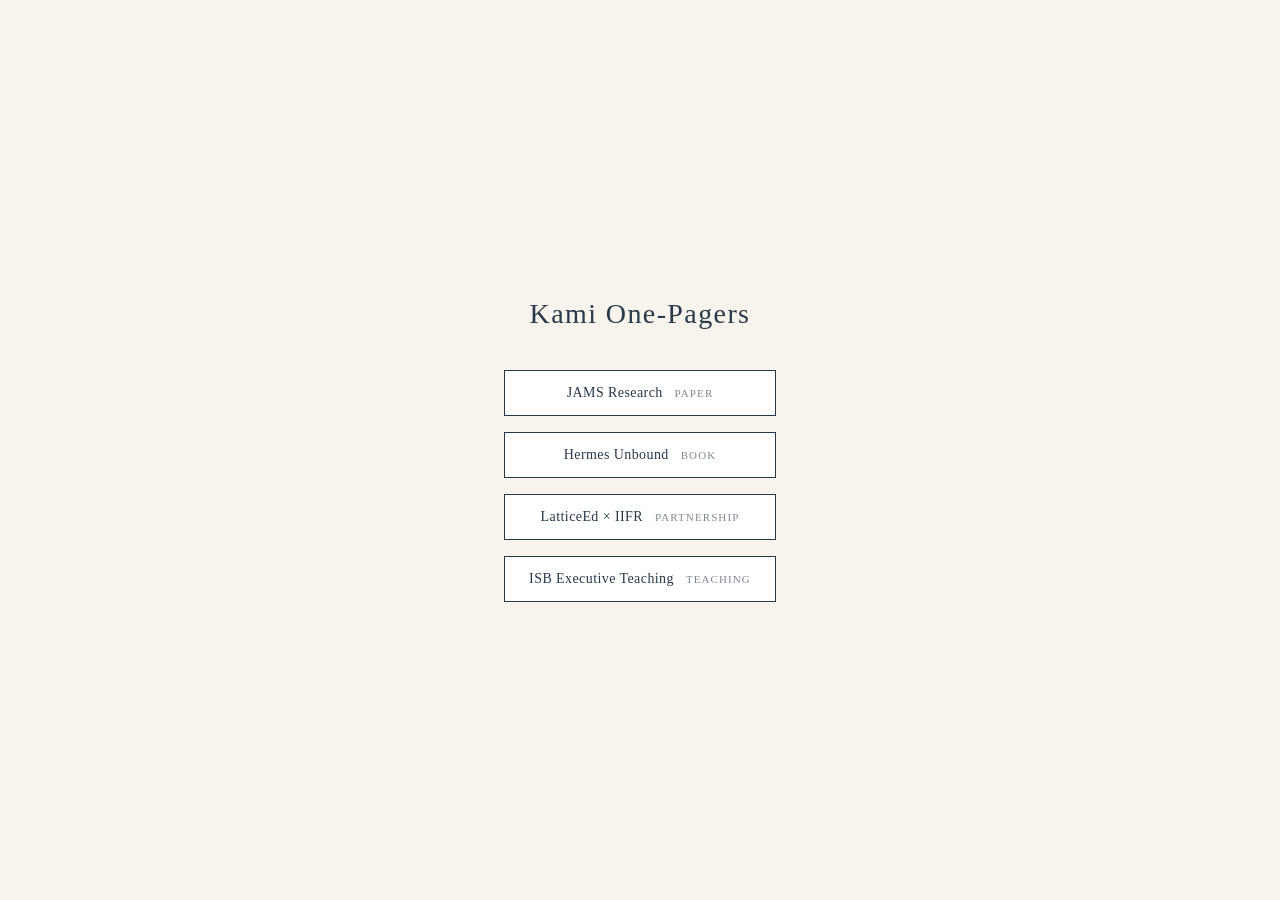
<file: index.html>
<!DOCTYPE html>
<html lang="en">
<head>
  <meta charset="UTF-8">
  <meta name="viewport" content="width=device-width, initial-scale=1.0">
  <title>Kami One-Pagers</title>
  <style>
    * { margin: 0; padding: 0; box-sizing: border-box; }
    body {
      font-family: Georgia, serif;
      background: #F8F4EC;
      color: #28394B;
      min-height: 100vh;
      display: flex;
      align-items: center;
      justify-content: center;
    }
    .container {
      text-align: center;
      padding: 40px;
    }
    h1 {
      font-size: 28px;
      font-weight: normal;
      letter-spacing: 0.05em;
      margin-bottom: 40px;
      color: #28394B;
    }
    .links {
      display: flex;
      flex-direction: column;
      gap: 16px;
      max-width: 420px;
      margin: 0 auto;
    }
    a {
      display: block;
      padding: 14px 24px;
      background: #fff;
      border: 1px solid #28394B;
      color: #28394B;
      text-decoration: none;
      font-size: 14px;
      letter-spacing: 0.03em;
      transition: all 0.2s;
    }
    a:hover {
      background: #28394B;
      color: #F8F4EC;
    }
    .tag {
      font-size: 11px;
      opacity: 0.6;
      margin-left: 8px;
      text-transform: uppercase;
      letter-spacing: 0.1em;
    }
  </style>
</head>
<body>
  <div class="container">
    <h1>Kami One-Pagers</h1>
    <div class="links">
      <a href="/example/01-jams-research.html">JAMS Research <span class="tag">Paper</span></a>
      <a href="/example/02-agent-economy-book.html">Hermes Unbound <span class="tag">Book</span></a>
      <a href="/example/03-latticed-iifr.html">LatticeEd × IIFR <span class="tag">Partnership</span></a>
      <a href="/example/04-isl-teaching.html">ISB Executive Teaching <span class="tag">Teaching</span></a>
    </div>
  </div>
</body>
</html>
</file>
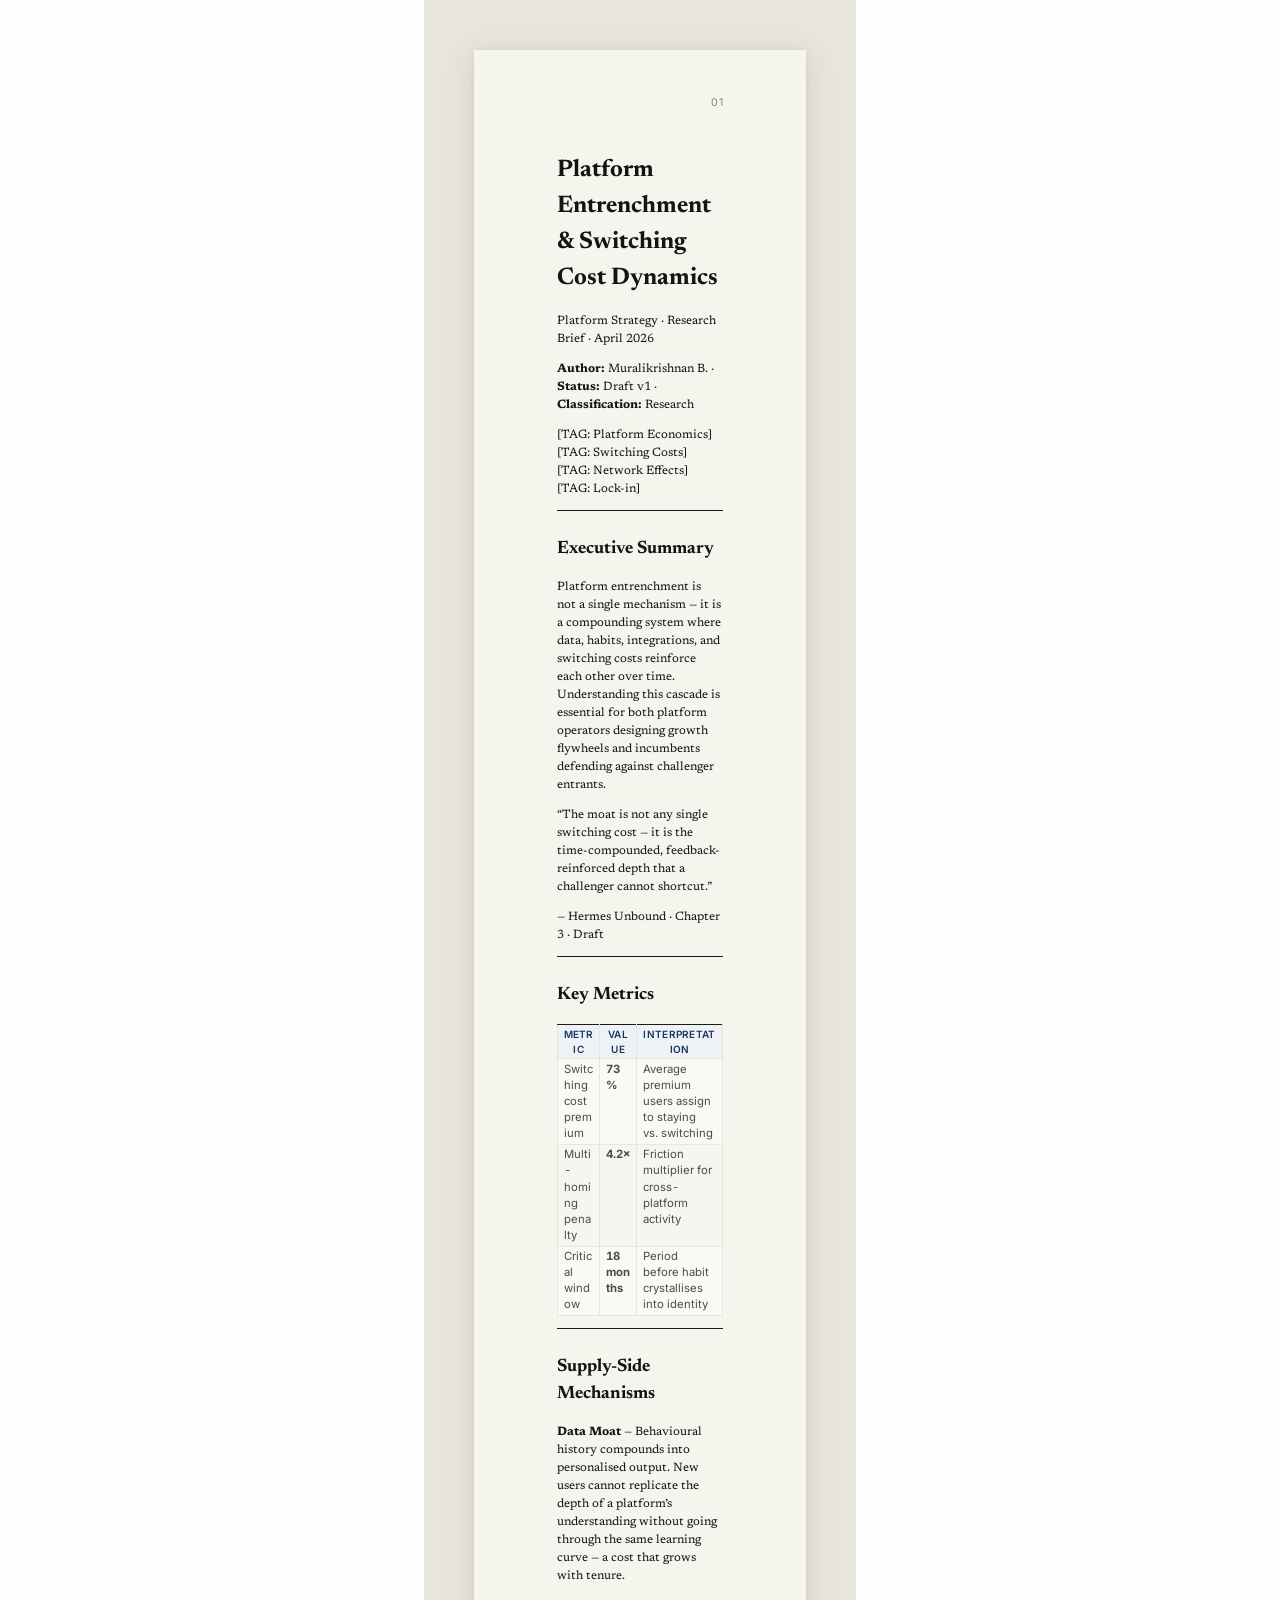
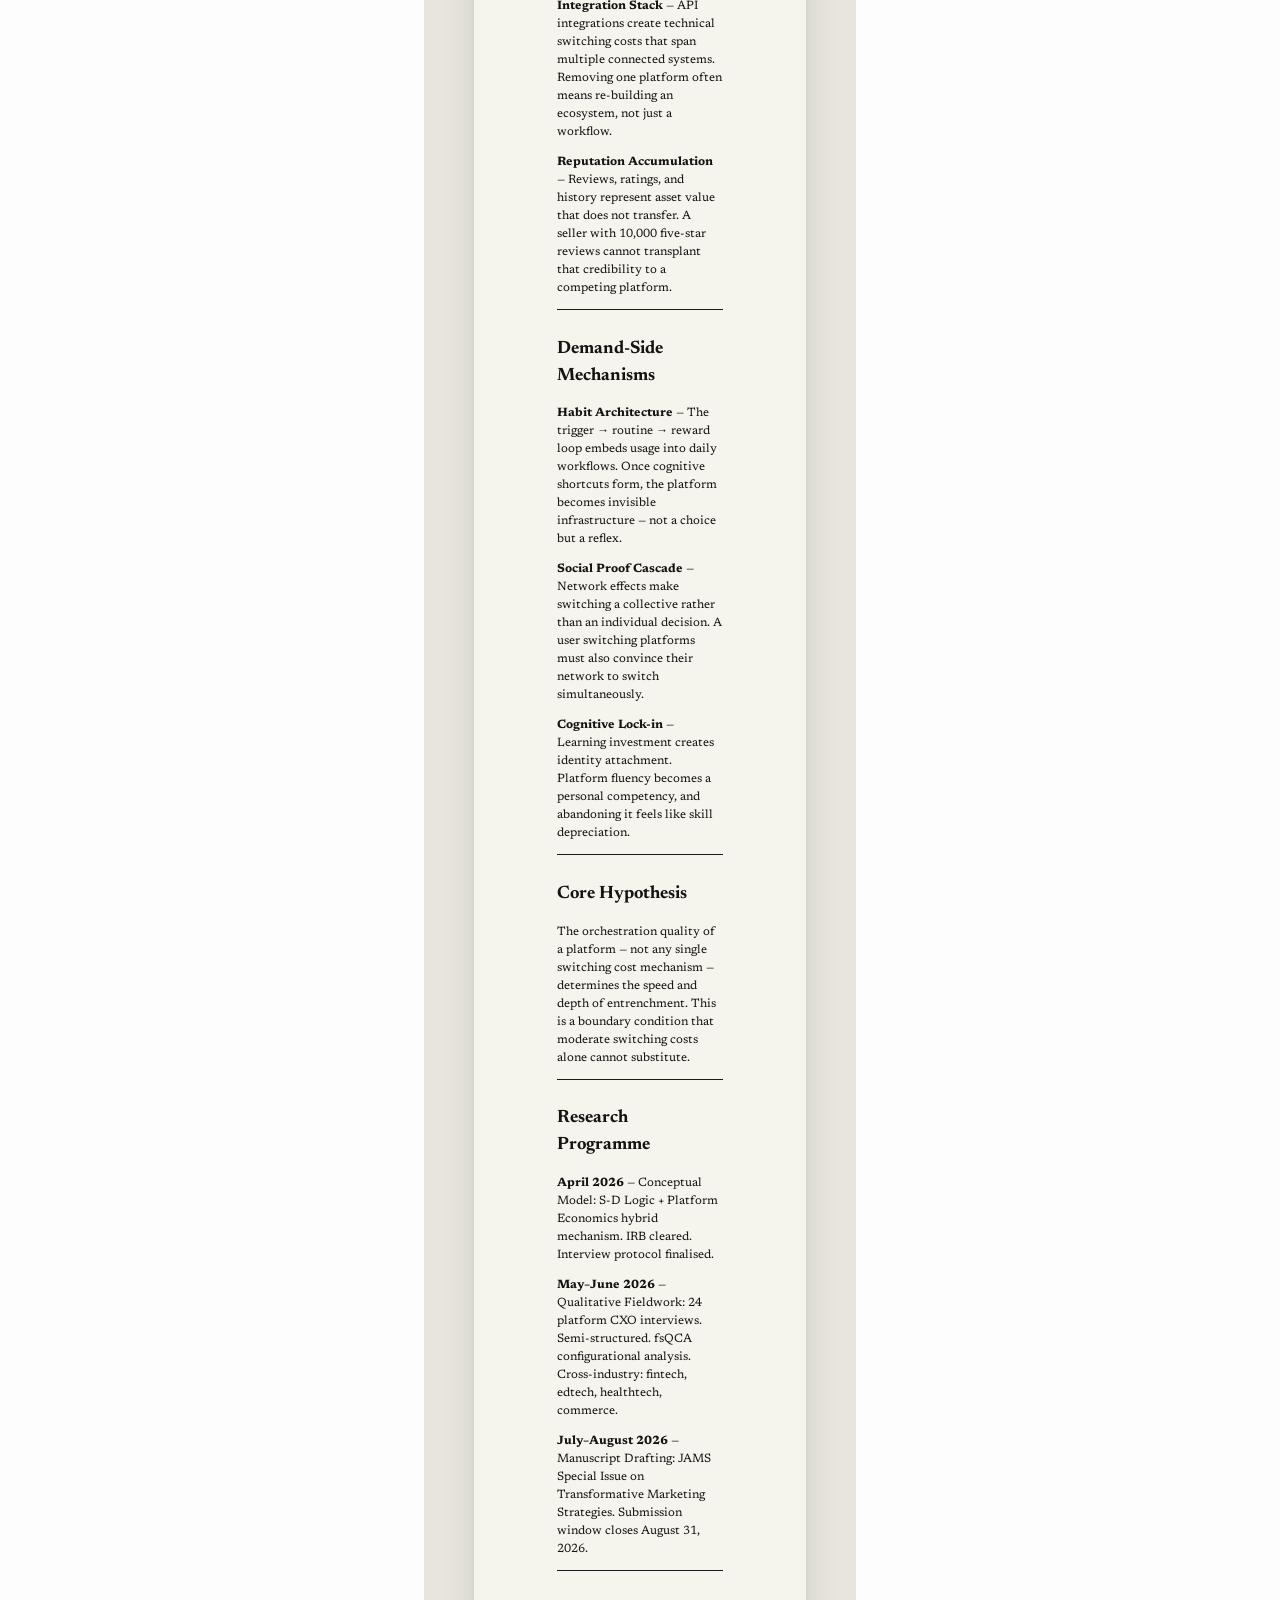
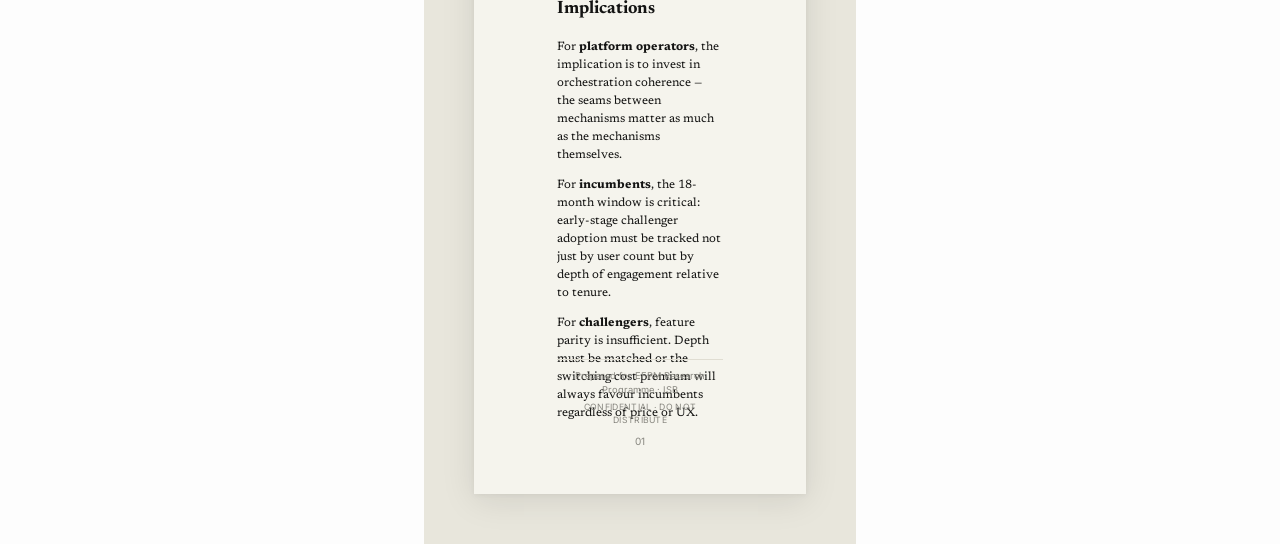
<file: example-output/example-research-brief.html>
<!doctype html>
<html lang="en">
<head>
<meta charset="utf-8" />
<meta name="viewport" content="width=device-width, initial-scale=1" />
<title>Platform Entrenchment and Switching Cost Dynamics</title>
<style>
/* ==========================================================================
   Kami Research Brief Theme v2.0
   Design system: github.com/tw93/Kami
   Professional & Classy — for research briefs, academic documents, one-pagers
   ========================================================================== */

/* --- Google Fonts (fallback when local fonts unavailable) ------------------ */
@import url('https://fonts.googleapis.com/css2?family=Newsreader:ital,wght@0,400;0,500;1,400&family=Inter:wght@400;500;600&display=swap');

/* --- Fonts: adjust src paths to point at your local Kami assets ---------- */
/* Uncomment and use local Kami font assets:
@font-face { font-family: "Newsreader"; src: url("file:///Users/lyraai/.agents/skills/kami/assets/fonts/Newsreader.woff2") format("woff2"); font-weight: 400 500; font-style: normal; }
@font-face { font-family: "Inter";       src: url("file:///Users/lyraai/.agents/skills/kami/assets/fonts/Inter.woff2")         format("woff2"); font-weight: 400;       font-style: normal; }
@font-face { font-family: "Inter";       src: url("file:///Users/lyraai/.agents/skills/kami/assets/fonts/Inter-500.woff2")       format("woff2"); font-weight: 500;       font-style: normal; }
@font-face { font-family: "Inter";       src: url("file:///Users/lyraai/.agents/skills/kami/assets/fonts/Inter-600.woff2")       format("woff2"); font-weight: 600;       font-style: normal; }
*/

/* --- Design Tokens ------------------------------------------------------- */
:root {
  /* Color */
  --parchment:    #f5f4ed;   /* Page background — warm cream, never pure white */
  --ivory:        #faf9f5;   /* Card / lifted container */
  --warm-sand:    #e8e6dc;   /* Button / interactive surface */
  --dark-surface: #30302e;   /* Dark-theme container */
  --deep-dark:    #141413;   /* Dark page background */
  --brand:        #1B365D;   /* Ink blue — the ONLY chromatic color ≤5% of surface */
  --brand-light:  #2D5A8A;   /* Brighter ink blue for links on dark surfaces */
  --near-black:   #141413;   /* Primary text — warm olive undertone */
  --dark-warm:    #3d3d3a;   /* Secondary text, dark links */
  --charcoal:     #4d4c48;   /* Button text / dense body */
  --olive:        #5e5d59;   /* Subtext, descriptions */
  --stone:         #87867f;   /* Tertiary — dates, metadata, page number */
  --warm-silver:  #b0aea5;   /* Light text on dark surfaces */
  --border-cream: #e8e5da;   /* Softest border — default cards */
  --border-warm:  #e0ddd2;   /* Prominent border — section dividers */
  --border-soft:  #e5e3d8;   /* Dotted divider — between list items */
  --ring-warm:    #d1cfc5;   /* Button hover / focus ring */

  /* Typography stacks */
  --serif: "Newsreader", Georgia, "Times New Roman", serif;
  --sans:  "Inter", -apple-system, BlinkMacSystemFont, "Helvetica Neue", Arial, sans-serif;

  /* Spacing (4pt base) */
  --space-xs:  2pt;
  --space-sm:  4pt;
  --space-md:  8pt;
  --space-lg:  16pt;
  --space-xl:  20pt;
  --space-2xl: 40pt;
}

/* --- Print setup --------------------------------------------------------- */
@page {
  size: A4;
  margin: 0;
  background: var(--parchment);
}

* { box-sizing: border-box; }

html, body {
  margin: 0;
  padding: 0;
  background: var(--parchment);
  color: var(--near-black);
  -webkit-print-color-adjust: exact;
  print-color-adjust: exact;
}

body {
  font-family: var(--serif);
  font-size: 9pt;
  line-height: 1.50;
  -webkit-font-smoothing: antialiased;
  -moz-osx-font-smoothing: grayscale;
}

/* ==========================================================================
   PAGE LAYOUT
   ========================================================================== */

.page {
  width: 210mm;
  min-height: 297mm;
  background: var(--parchment);
  padding: 18mm 22mm 16mm;
  position: relative;
}

/* ==========================================================================
   PAGE NUMBER — top right (signature move)
   ========================================================================== */
.page-number {
  position: absolute;
  top: 12mm;
  right: 22mm;
  font-family: var(--sans);
  font-size: 8pt;
  font-weight: 400;
  color: var(--stone);
  letter-spacing: 0.3px;
}

/* ==========================================================================
   HEADER / COVER BLOCK
   ========================================================================== */

.doc-header {
  margin-bottom: 22pt;
  padding-bottom: 18pt;
  border-bottom: 0.75pt solid var(--brand); /* ink-blue hairline anchor */
}

/* --- Logo mark ---------------------------------------------------------- */
.logo-mark {
  display: flex;
  align-items: center;
  gap: 8pt;
  margin-bottom: 14pt;
}

.logo-icon {
  width: 26pt;
  height: 26pt;
  background: var(--brand);
  border-radius: 4pt;
  display: flex;
  align-items: center;
  justify-content: center;
  flex-shrink: 0;
}

.logo-icon span {
  font-family: var(--serif);
  font-size: 12pt;
  font-weight: 500;
  color: var(--ivory);
  line-height: 1;
}

.logo-name {
  font-family: var(--serif);
  font-size: 13pt;
  font-weight: 500;
  color: var(--near-black);
  letter-spacing: -0.2px;
}

.logo-ver {
  font-family: var(--sans);
  font-size: 8pt;
  color: var(--stone);
  font-weight: 400;
  margin-left: 2pt;
}

/* --- Document title block ------------------------------------------------ */
.doc-eyebrow {
  font-family: var(--sans);
  font-size: 7pt;
  font-weight: 600;
  letter-spacing: 1.4px;
  text-transform: uppercase;
  color: var(--stone);
  margin-bottom: 7pt;
}

.doc-title {
  font-family: var(--serif);
  font-weight: 500;
  font-size: 32pt;
  line-height: 1.08;
  color: var(--near-black);
  margin-bottom: 8pt;
  letter-spacing: -0.4px;
}

.doc-subtitle {
  font-family: var(--serif);
  font-weight: 400;
  font-size: 10.5pt;
  line-height: 1.55;
  color: var(--olive);
  max-width: 480pt;
}

.doc-meta {
  display: flex;
  gap: 18pt;
  margin-top: 10pt;
}

.doc-meta-item {
  font-family: var(--sans);
  font-size: 7.5pt;
  color: var(--stone);
}

.doc-meta-item span {
  color: var(--charcoal);
  font-weight: 500;
}

/* ==========================================================================
   TAGS
   ========================================================================== */

.tags {
  display: flex;
  gap: 4pt;
  flex-wrap: wrap;
  margin-top: 10pt;
}

.tag {
  background: #EEF2F7;  /* 0.08 alpha solid equivalent */
  color: var(--brand);
  font-family: var(--sans);
  font-size: 6.5pt;
  font-weight: 600;
  padding: 1.5pt 5pt;
  border-radius: 2pt;
  letter-spacing: 0.4pt;
  text-transform: uppercase;
}

/* ==========================================================================
   SECTION DIVIDERS
   ========================================================================== */

.hairline {
  border: none;
  border-top: 0.3pt solid var(--border-warm);
  margin: 16pt 0;
}

/* ==========================================================================
   SECTION TITLE — signature Kami left-bar
   ========================================================================== */

.section-title {
  font-family: var(--serif);
  font-size: 10.5pt;
  font-weight: 500;
  color: var(--near-black);
  margin: 18pt 0 7pt 0;
  border-left: 2.5pt solid var(--brand);
  padding-left: 7pt;
  border-radius: 1.5pt;
}

/* ==========================================================================
   BODY TEXT
   ========================================================================== */

.body-lead {
  font-family: var(--serif);
  font-size: 9.5pt;
  font-weight: 400;
  line-height: 1.58;
  color: var(--dark-warm);
  margin-bottom: 10pt;
}

.body {
  font-family: var(--serif);
  font-size: 9pt;
  font-weight: 400;
  line-height: 1.50;
  color: var(--charcoal);
  margin-bottom: 8pt;
}

.body-dense {
  font-family: var(--serif);
  font-size: 8.5pt;
  font-weight: 400;
  line-height: 1.44;
  color: var(--charcoal);
  margin-bottom: 7pt;
}

/* ==========================================================================
   PULL QUOTE — focal element, full visual weight
   ========================================================================== */

.pullquote {
  margin: 20pt -4mm 20pt -4mm;  /* bleed past body column */
  padding: 14pt 16pt 14pt 20pt;
  background: var(--ivory);
  border-top: 0.5pt solid var(--border-cream);
  border-bottom: 0.5pt solid var(--border-cream);
  position: relative;
}

.pullquote::before {
  content: '';
  position: absolute;
  left: 0;
  top: 0;
  bottom: 0;
  width: 3pt;
  background: var(--brand);
  border-radius: 0 2pt 2pt 0;
}

.pullquote p {
  font-family: var(--serif);
  font-size: 13.5pt;
  font-weight: 500;
  line-height: 1.45;
  color: var(--near-black);
  font-style: italic;
  margin-bottom: 5pt;
}

.pullquote cite {
  display: block;
  font-family: var(--sans);
  font-size: 7.5pt;
  color: var(--stone);
  font-style: normal;
  font-weight: 500;
  letter-spacing: 0.3px;
}

/* ==========================================================================
   METRICS ROW — 3-column data cards
   ========================================================================== */

.metrics-row {
  display: flex;
  gap: 14pt;
  margin: 16pt 0;
}

.metric {
  flex: 1;
  background: var(--ivory);
  border: 0.5pt solid var(--border-cream);
  border-top: 2pt solid var(--brand);    /* branded top accent — the key move */
  border-radius: 3pt 3pt 4pt 4pt;
  padding: 9pt 12pt 10pt;
}

.metric-value {
  font-family: var(--serif);
  font-size: 20pt;
  font-weight: 500;
  color: var(--brand);
  font-variant-numeric: tabular-nums;
  line-height: 1;
}

.metric-label {
  font-family: var(--sans);
  font-size: 7.5pt;
  color: var(--olive);
  margin-top: 3pt;
  font-weight: 400;
  line-height: 1.3;
}

.metric-sublabel {
  font-family: var(--sans);
  font-size: 6.5pt;
  color: var(--stone);
  margin-top: 1pt;
  line-height: 1.3;
}

/* ==========================================================================
   TWO-COLUMN LIST
   ========================================================================== */

.two-col {
  display: grid;
  grid-template-columns: 1fr 1fr;
  gap: 14pt;
  margin: 12pt 0;
}

.col-section { }

.col-label {
  font-family: var(--sans);
  font-size: 7pt;
  font-weight: 600;
  text-transform: uppercase;
  letter-spacing: 0.8px;
  color: var(--stone);
  margin-bottom: 6pt;
  padding-bottom: 3pt;
  border-bottom: 0.3pt solid var(--border-soft);
}

.col-item {
  display: flex;
  gap: 7pt;
  margin-bottom: 6pt;
  align-items: flex-start;
}

.col-bullet {
  width: 3.5pt;
  height: 3.5pt;
  border-radius: 50%;
  background: var(--brand);
  margin-top: 3.5pt;
  flex-shrink: 0;
}

.col-text {
  font-family: var(--serif);
  font-size: 8.5pt;
  line-height: 1.44;
  color: var(--charcoal);
}

.col-text strong {
  color: var(--near-black);
  font-weight: 500;
}

/* ==========================================================================
   CALLOUT BOX
   ========================================================================== */

.callout {
  background: var(--ivory);
  border: 0.5pt solid var(--border-cream);
  border-left: 2.5pt solid var(--brand);
  border-radius: 0 4pt 4pt 0;
  padding: 9pt 12pt;
  margin: 14pt 0;
}

.callout-label {
  font-family: var(--sans);
  font-size: 7pt;
  font-weight: 600;
  text-transform: uppercase;
  letter-spacing: 0.8px;
  color: var(--brand);
  margin-bottom: 3pt;
}

.callout p {
  font-family: var(--serif);
  font-size: 8.5pt;
  line-height: 1.50;
  color: var(--dark-warm);
}

/* ==========================================================================
   TIMELINE
   ========================================================================== */

.timeline { margin: 10pt 0; }

.timeline-item {
  display: flex;
  gap: 9pt;
  margin-bottom: 7pt;
}

.timeline-date {
  font-family: var(--sans);
  font-size: 7.5pt;
  font-weight: 600;
  color: var(--stone);
  width: 34pt;
  flex-shrink: 0;
  padding-top: 0.5pt;
  letter-spacing: 0.2px;
}

.timeline-content {
  flex: 1;
  border-left: 0.75pt solid var(--border-soft);
  padding-left: 9pt;
}

.timeline-title {
  font-family: var(--serif);
  font-size: 8.5pt;
  font-weight: 500;
  color: var(--near-black);
  margin-bottom: 1.5pt;
}

.timeline-desc {
  font-family: var(--serif);
  font-size: 8pt;
  line-height: 1.40;
  color: var(--olive);
}

/* ==========================================================================
   TABLE (optional)
   ========================================================================== */

table {
  width: 100%;
  border-collapse: collapse;
  margin: 10pt 0 14pt;
  font-family: var(--sans);
  font-size: 8.5pt;
  line-height: 1.42;
  page-break-inside: auto;
}

thead { display: table-header-group; }

tr {
  page-break-inside: avoid;
  page-break-after: auto;
}

th, td {
  border: 0.5pt solid var(--border-cream);
  vertical-align: top;
  padding: 6pt 8pt;
  overflow-wrap: anywhere;
  word-break: break-word;
}

th {
  background: #EEF2F7;
  color: var(--brand);
  font-weight: 600;
  font-size: 7.5pt;
  letter-spacing: 0.3px;
  text-transform: uppercase;
}

td { background: var(--ivory); color: var(--charcoal); }

tbody tr:nth-child(even) td { background: #f7f5ef; }

/* ==========================================================================
   CENTERED FOOTER
   ========================================================================== */

.doc-footer {
  position: absolute;
  bottom: 12mm;
  left: 22mm;
  right: 22mm;
  display: flex;
  flex-direction: column;
  align-items: center;
  gap: 3pt;
  padding-top: 7pt;
  border-top: 0.3pt solid var(--border-warm);
}

.footer-org {
  font-family: var(--sans);
  font-size: 7pt;
  color: var(--stone);
  text-align: center;
}

.footer-brand {
  font-family: var(--serif);
  font-weight: 500;
  color: var(--brand);
}

.footer-confidential {
  font-family: var(--sans);
  font-size: 6.5pt;
  color: var(--stone);
  text-align: center;
  letter-spacing: 0.3px;
  text-transform: uppercase;
}

.print-page-num {
  font-family: var(--sans);
  font-size: 7.5pt;
  color: var(--stone);
  text-align: center;
  margin-top: 2pt;
}

/* ==========================================================================
   PRINT OVERRIDES
   ========================================================================== */

@media print {
  body { background: none; }
  .page {
    box-shadow: none;
    width: 100%;
    min-height: auto;
  }
  .page-number { display: none; }
}

@media screen {
  body {
    background: #e8e6dc;
    display: flex;
    align-items: flex-start;
    justify-content: center;
    padding: 32px 16px;
  }
  .page {
    box-shadow: 0 6px 32px rgba(20,20,19,0.10), 0 1px 6px rgba(20,20,19,0.06);
  }
}

</style>
</head>
<body>
<div class="page">
  <div class="page-number">01</div>
  <!DOCTYPE html>
<html xmlns="http://www.w3.org/1999/xhtml">
<head>
  <meta charset="utf-8" />
  <meta name="generator" content="pandoc" />
  <meta name="viewport" content="width=device-width, initial-scale=1.0, user-scalable=yes" />
  <title>example-research-brief.cleaned</title>
  <style>
    /* Default styles provided by pandoc.
    ** See https://pandoc.org/MANUAL.html#variables-for-html for config info.
    */
    html {
      color: #1a1a1a;
      background-color: #fdfdfd;
    }
    body {
      margin: 0 auto;
      max-width: 36em;
      padding-left: 50px;
      padding-right: 50px;
      padding-top: 50px;
      padding-bottom: 50px;
      hyphens: auto;
      overflow-wrap: break-word;
      text-rendering: optimizeLegibility;
      font-kerning: normal;
    }
    @media (max-width: 600px) {
      body {
        font-size: 0.9em;
        padding: 12px;
      }
      h1 {
        font-size: 1.8em;
      }
    }
    @media print {
      html {
        background-color: white;
      }
      body {
        background-color: transparent;
        color: black;
        font-size: 12pt;
      }
      p, h2, h3 {
        orphans: 3;
        widows: 3;
      }
      h2, h3, h4 {
        page-break-after: avoid;
      }
    }
    p {
      margin: 1em 0;
    }
    a {
      color: #1a1a1a;
    }
    a:visited {
      color: #1a1a1a;
    }
    img {
      max-width: 100%;
    }
    svg {
      height: auto;
      max-width: 100%;
    }
    h1, h2, h3, h4, h5, h6 {
      margin-top: 1.4em;
    }
    h5, h6 {
      font-size: 1em;
      font-style: italic;
    }
    h6 {
      font-weight: normal;
    }
    ol, ul {
      padding-left: 1.7em;
      margin-top: 1em;
    }
    li > ol, li > ul {
      margin-top: 0;
    }
    blockquote {
      margin: 1em 0 1em 1.7em;
      padding-left: 1em;
      border-left: 2px solid #e6e6e6;
      color: #606060;
    }
    code {
      font-family: Menlo, Monaco, Consolas, 'Lucida Console', monospace;
      font-size: 85%;
      margin: 0;
      hyphens: manual;
    }
    pre {
      margin: 1em 0;
      overflow: auto;
    }
    pre code {
      padding: 0;
      overflow: visible;
      overflow-wrap: normal;
    }
    .sourceCode {
     background-color: transparent;
     overflow: visible;
    }
    hr {
      border: none;
      border-top: 1px solid #1a1a1a;
      height: 1px;
      margin: 1em 0;
    }
    table {
      margin: 1em 0;
      border-collapse: collapse;
      width: 100%;
      overflow-x: auto;
      display: block;
      font-variant-numeric: lining-nums tabular-nums;
    }
    table caption {
      margin-bottom: 0.75em;
    }
    tbody {
      margin-top: 0.5em;
      border-top: 1px solid #1a1a1a;
      border-bottom: 1px solid #1a1a1a;
    }
    th {
      border-top: 1px solid #1a1a1a;
      padding: 0.25em 0.5em 0.25em 0.5em;
    }
    td {
      padding: 0.125em 0.5em 0.25em 0.5em;
    }
    header {
      margin-bottom: 4em;
      text-align: center;
    }
    #TOC li {
      list-style: none;
    }
    #TOC ul {
      padding-left: 1.3em;
    }
    #TOC > ul {
      padding-left: 0;
    }
    #TOC a:not(:hover) {
      text-decoration: none;
    }
    code{white-space: pre-wrap;}
    span.smallcaps{font-variant: small-caps;}
    div.columns{display: flex; gap: min(4vw, 1.5em);}
    div.column{flex: auto; overflow-x: auto;}
    div.hanging-indent{margin-left: 1.5em; text-indent: -1.5em;}
    /* The extra [class] is a hack that increases specificity enough to
       override a similar rule in reveal.js */
    ul.task-list[class]{list-style: none;}
    ul.task-list li input[type="checkbox"] {
      font-size: inherit;
      width: 0.8em;
      margin: 0 0.8em 0.2em -1.6em;
      vertical-align: middle;
    }
    .display.math{display: block; text-align: center; margin: 0.5rem auto;}
  </style>
</head>
<body>
<h1 id="platform-entrenchment-switching-cost-dynamics">Platform
Entrenchment &amp; Switching Cost Dynamics</h1>
<p>Platform Strategy · Research Brief · April 2026</p>
<p><strong>Author:</strong> Muralikrishnan B. · <strong>Status:</strong>
Draft v1 · <strong>Classification:</strong> Research</p>
<p>[TAG: Platform Economics] [TAG: Switching Costs] [TAG: Network
Effects] [TAG: Lock-in]</p>
<hr />
<h2 id="executive-summary">Executive Summary</h2>
<p>Platform entrenchment is not a single mechanism — it is a compounding
system where data, habits, integrations, and switching costs reinforce
each other over time. Understanding this cascade is essential for both
platform operators designing growth flywheels and incumbents defending
against challenger entrants.</p>
<p>“The moat is not any single switching cost — it is the
time-compounded, feedback-reinforced depth that a challenger cannot
shortcut.”</p>
<p>— Hermes Unbound · Chapter 3 · Draft</p>
<hr />
<h2 id="key-metrics">Key Metrics</h2>
<table>
<colgroup>
<col style="width: 25%" />
<col style="width: 22%" />
<col style="width: 51%" />
</colgroup>
<thead>
<tr>
<th>Metric</th>
<th>Value</th>
<th>Interpretation</th>
</tr>
</thead>
<tbody>
<tr>
<td>Switching cost premium</td>
<td><strong>73%</strong></td>
<td>Average premium users assign to staying vs. switching</td>
</tr>
<tr>
<td>Multi-homing penalty</td>
<td><strong>4.2×</strong></td>
<td>Friction multiplier for cross-platform activity</td>
</tr>
<tr>
<td>Critical window</td>
<td><strong>18 months</strong></td>
<td>Period before habit crystallises into identity</td>
</tr>
</tbody>
</table>
<hr />
<h2 id="supply-side-mechanisms">Supply-Side Mechanisms</h2>
<p><strong>Data Moat</strong> — Behavioural history compounds into
personalised output. New users cannot replicate the depth of a
platform’s understanding without going through the same learning curve —
a cost that grows with tenure.</p>
<p><strong>Integration Stack</strong> — API integrations create
technical switching costs that span multiple connected systems. Removing
one platform often means re-building an ecosystem, not just a
workflow.</p>
<p><strong>Reputation Accumulation</strong> — Reviews, ratings, and
history represent asset value that does not transfer. A seller with
10,000 five-star reviews cannot transplant that credibility to a
competing platform.</p>
<hr />
<h2 id="demand-side-mechanisms">Demand-Side Mechanisms</h2>
<p><strong>Habit Architecture</strong> — The trigger → routine → reward
loop embeds usage into daily workflows. Once cognitive shortcuts form,
the platform becomes invisible infrastructure — not a choice but a
reflex.</p>
<p><strong>Social Proof Cascade</strong> — Network effects make
switching a collective rather than an individual decision. A user
switching platforms must also convince their network to switch
simultaneously.</p>
<p><strong>Cognitive Lock-in</strong> — Learning investment creates
identity attachment. Platform fluency becomes a personal competency, and
abandoning it feels like skill depreciation.</p>
<hr />
<h2 id="core-hypothesis">Core Hypothesis</h2>
<p>The orchestration quality of a platform — not any single switching
cost mechanism — determines the speed and depth of entrenchment. This is
a boundary condition that moderate switching costs alone cannot
substitute.</p>
<hr />
<h2 id="research-programme">Research Programme</h2>
<p><strong>April 2026</strong> — Conceptual Model: S-D Logic + Platform
Economics hybrid mechanism. IRB cleared. Interview protocol
finalised.</p>
<p><strong>May–June 2026</strong> — Qualitative Fieldwork: 24 platform
CXO interviews. Semi-structured. fsQCA configurational analysis.
Cross-industry: fintech, edtech, healthtech, commerce.</p>
<p><strong>July–August 2026</strong> — Manuscript Drafting: JAMS Special
Issue on Transformative Marketing Strategies. Submission window closes
August 31, 2026.</p>
<hr />
<h2 id="implications">Implications</h2>
<p>For <strong>platform operators</strong>, the implication is to invest
in orchestration coherence — the seams between mechanisms matter as much
as the mechanisms themselves.</p>
<p>For <strong>incumbents</strong>, the 18-month window is critical:
early-stage challenger adoption must be tracked not just by user count
but by depth of engagement relative to tenure.</p>
<p>For <strong>challengers</strong>, feature parity is insufficient.
Depth must be matched or the switching cost premium will always favour
incumbents regardless of price or UX.</p>
</body>
</html>

  <div class="doc-footer">
    <div class="footer-org">Prepared for EFPM Research Programme · ISB</div>
    <div class="footer-confidential">Confidential · Do Not Distribute</div>
    <div class="print-page-num">01</div>
  </div>
</div>
</body>
</html>
</file>
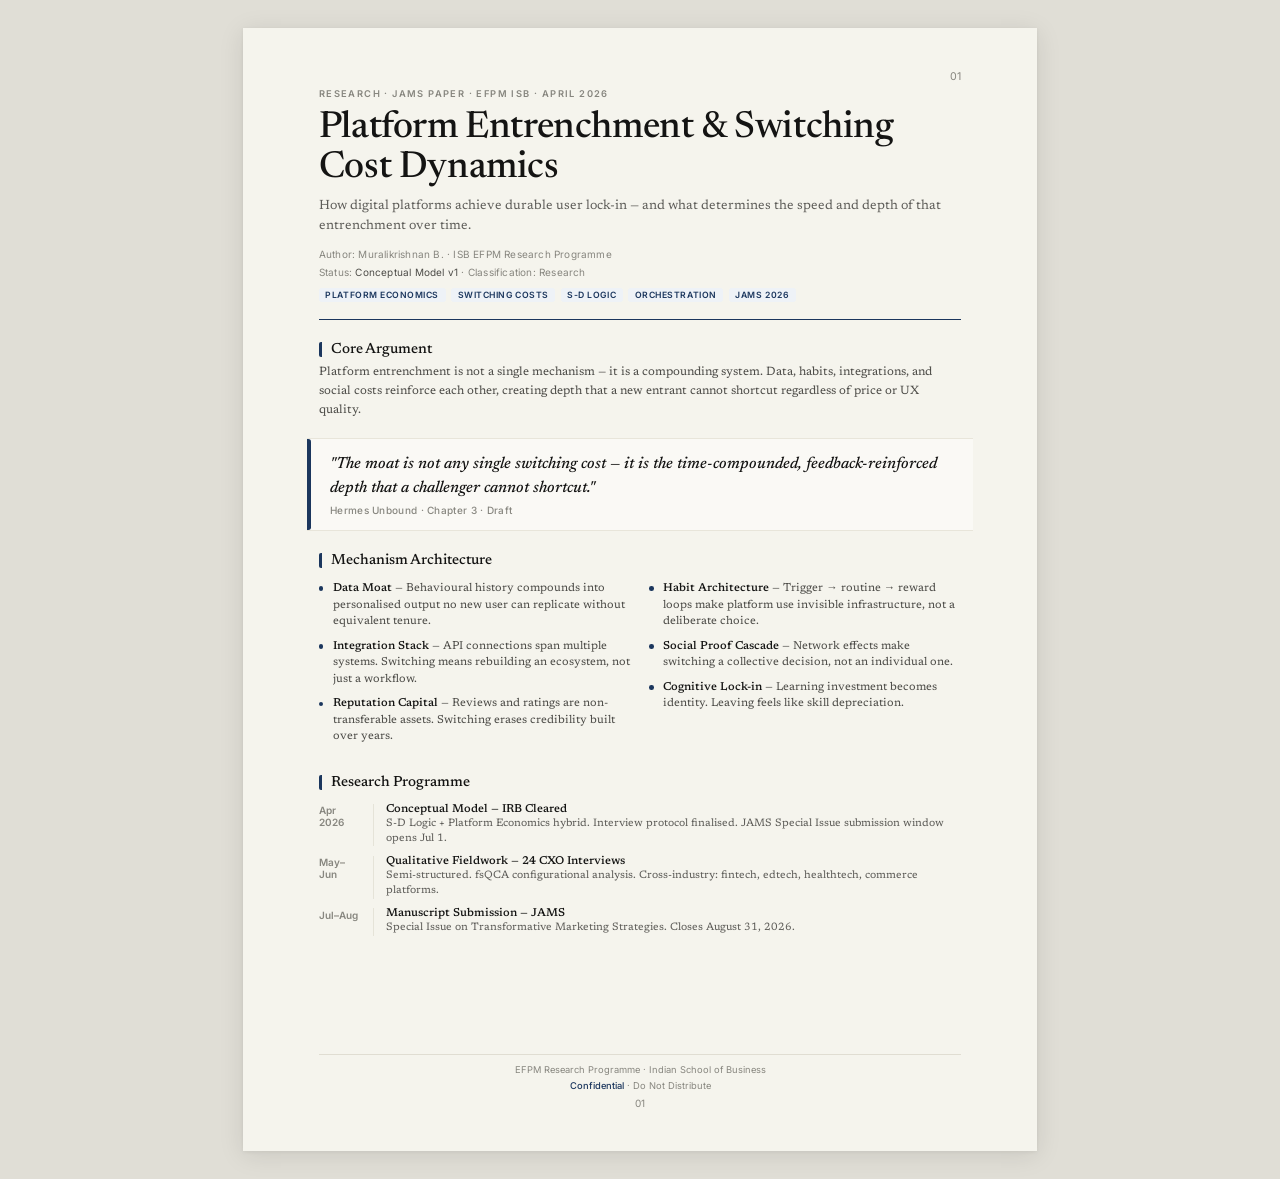
<file: example/01-jams-research.html>
<!doctype html>
<html lang="en">
<head>
<meta charset="utf-8" />
<meta name="viewport" content="width=device-width, initial-scale=1" />
<title>Platform Entrenchment &amp; JAMS Paper</title>
<style>
@import url('https://fonts.googleapis.com/css2?family=Newsreader:ital,wght@0,400;0,500;1,400&family=Inter:wght@400;500;600&display=swap');
:root {
  --parchment:#f5f4ed; --ivory:#faf9f5; --warm-sand:#e8e6dc;
  --brand:#1B365D; --near-black:#141413; --dark-warm:#3d3d3a;
  --charcoal:#4d4c48; --olive:#5e5d59; --stone:#87867f;
  --border-cream:#e8e5da; --border-warm:#e0ddd2; --border-soft:#e5e3d8;
  --serif:"Newsreader",Georgia,"Times New Roman",serif;
  --sans:"Inter",-apple-system,BlinkMacSystemFont,"Helvetica Neue",Arial,sans-serif;
}
@page { size:A4; margin:0; background:var(--parchment); }
* { box-sizing:border-box; margin:0; padding:0; }
html,body { margin:0; padding:0; background:var(--parchment); color:var(--near-black); -webkit-print-color-adjust:exact; print-color-adjust:exact; }
.page { width:210mm; min-height:297mm; background:var(--parchment); padding:16mm 20mm 14mm; position:relative; }
h1 { font-family:var(--serif); font-size:28pt; font-weight:500; line-height:1.08; color:var(--near-black); letter-spacing:-0.4px; margin:0 0 6pt; }
h2 { font-family:var(--serif); font-size:11pt; font-weight:500; color:var(--near-black); margin:16pt 0 5pt; border-left:2.5pt solid var(--brand); padding-left:7pt; border-radius:1.5pt; }
p { font-family:var(--serif); font-size:9pt; font-weight:400; line-height:1.55; color:var(--charcoal); margin:0 0 7pt; }
.meta { font-family:var(--sans); font-size:7.5pt; color:var(--stone); letter-spacing:0.2px; margin:0 0 3pt; line-height:1.4; }
.header { padding-bottom:13pt; margin-bottom:15pt; border-bottom:0.75pt solid var(--brand); }
.header-eyebrow { font-family:var(--sans); font-size:7pt; font-weight:600; letter-spacing:1.4px; text-transform:uppercase; color:var(--stone); margin:0 0 7pt; }
.header-subtitle { font-family:var(--serif); font-size:10pt; line-height:1.5; color:var(--olive); margin:0 0 7pt; }
.header-meta { display:flex; gap:14pt; flex-wrap:wrap; margin-top:7pt; }
.tags { display:flex; gap:4pt; flex-wrap:wrap; margin-top:7pt; }
.tag { background:#EEF2F7; color:var(--brand); font-family:var(--sans); font-size:6.5pt; font-weight:600; padding:1.5pt 5pt; border-radius:2pt; letter-spacing:0.4pt; text-transform:uppercase; }
hr { border:none; border-top:0.3pt solid var(--border-warm); margin:13pt 0; }
.pullquote { margin:14pt -3mm 14pt -3mm; padding:11pt 13pt 11pt 17pt; background:var(--ivory); border-top:0.5pt solid var(--border-cream); border-bottom:0.5pt solid var(--border-cream); position:relative; }
.pullquote::before { content:''; position:absolute; left:0; top:0; bottom:0; width:3pt; background:var(--brand); border-radius:0 2pt 2pt 0; }
.pullquote p { font-family:var(--serif); font-size:12pt; font-weight:500; line-height:1.45; color:var(--near-black); font-style:italic; margin:0 0 3pt; }
.pullquote cite { font-family:var(--sans); font-size:7.5pt; color:var(--stone); font-style:normal; font-weight:500; letter-spacing:0.3px; display:block; }
.two-col { display:grid; grid-template-columns:1fr 1fr; gap:14pt; margin:10pt 0; }
.col-item { display:flex; gap:7pt; margin-bottom:6pt; align-items:flex-start; }
.col-bullet { width:3.5pt; height:3.5pt; border-radius:50%; background:var(--brand); margin-top:4pt; flex-shrink:0; }
.col-text { font-family:var(--serif); font-size:8.5pt; line-height:1.46; color:var(--charcoal); }
.col-text strong { color:var(--near-black); font-weight:500; }
.metrics-row { display:flex; gap:12pt; margin:12pt 0; }
.metric { flex:1; background:var(--ivory); border:0.5pt solid var(--border-cream); border-top:2pt solid var(--brand); border-radius:3pt 3pt 4pt 4pt; padding:8pt 10pt 9pt; }
.metric-value { font-family:var(--serif); font-size:17pt; font-weight:500; color:var(--brand); font-variant-numeric:tabular-nums; line-height:1; }
.metric-label { font-family:var(--sans); font-size:7.5pt; color:var(--olive); margin-top:3pt; line-height:1.3; }
.metric-sublabel { font-family:var(--sans); font-size:6.5pt; color:var(--stone); margin-top:1pt; }
.timeline { margin:10pt 0; }
.timeline-item { display:flex; gap:9pt; margin-bottom:7pt; }
.timeline-date { font-family:var(--sans); font-size:7.5pt; font-weight:600; color:var(--stone); width:32pt; flex-shrink:0; padding-top:0.5pt; }
.timeline-content { flex:1; border-left:0.75pt solid var(--border-soft); padding-left:9pt; }
.timeline-title { font-family:var(--serif); font-size:8.5pt; font-weight:500; color:var(--near-black); margin-bottom:1.5pt; }
.timeline-desc { font-family:var(--serif); font-size:8pt; line-height:1.4; color:var(--olive); margin:0; }
.doc-footer { position:absolute; bottom:11mm; left:20mm; right:20mm; display:flex; flex-direction:column; align-items:center; gap:2pt; padding-top:6pt; border-top:0.3pt solid var(--border-warm); }
.footer-line { font-family:var(--sans); font-size:7pt; color:var(--stone); text-align:center; line-height:1.4; }
.footer-brand { color:var(--brand); font-weight:500; }
.footer-conf { text-transform:uppercase; letter-spacing:0.3px; font-size:6.5pt; }
.page-num { font-family:var(--sans); font-size:7.5pt; color:var(--stone); text-align:center; margin-top:2pt; }
.pn-top { position:absolute; top:11mm; right:20mm; font-family:var(--sans); font-size:8pt; color:var(--stone); }
@media print { body{background:none;} .page{box-shadow:none;width:100%;min-height:auto;} .pn-top{display:none;} }
@media screen { body{background:#e0ded6;display:flex;align-items:flex-start;justify-content:center;padding:28px 16px;} .page{box-shadow:0 4px 24px rgba(20,20,19,0.10),0 1px 4px rgba(20,20,19,0.06);} }
</style>
</head>
<body>
<div class="page">
  <div class="pn-top">01</div>

  <div class="header">
    <div class="header-eyebrow">Research · JAMS Paper · EFPM ISB · April 2026</div>
    <h1 class="header-title">Platform Entrenchment &amp; Switching Cost Dynamics</h1>
    <p class="header-subtitle">How digital platforms achieve durable user lock-in — and what determines the speed and depth of that entrenchment over time.</p>
    <p class="meta">Author: Muralikrishnan B. · ISB EFPM Research Programme</p>
    <p class="meta">Status: <span style="color:var(--charcoal)">Conceptual Model v1</span> · Classification: Research</p>
    <div class="tags">
      <span class="tag">Platform Economics</span>
      <span class="tag">Switching Costs</span>
      <span class="tag">S-D Logic</span>
      <span class="tag">Orchestration</span>
      <span class="tag">JAMS 2026</span>
    </div>
  </div>

  <h2>Core Argument</h2>
  <p>Platform entrenchment is not a single mechanism — it is a compounding system. Data, habits, integrations, and social costs reinforce each other, creating depth that a new entrant cannot shortcut regardless of price or UX quality.</p>

  <div class="pullquote">
    <p>"The moat is not any single switching cost — it is the time-compounded, feedback-reinforced depth that a challenger cannot shortcut."</p>
    <cite>Hermes Unbound · Chapter 3 · Draft</cite>
  </div>

  <h2>Mechanism Architecture</h2>
  <div class="two-col">
    <div>
      <div class="col-item"><div class="col-bullet"></div><div class="col-text"><strong>Data Moat</strong> — Behavioural history compounds into personalised output no new user can replicate without equivalent tenure.</div></div>
      <div class="col-item"><div class="col-bullet"></div><div class="col-text"><strong>Integration Stack</strong> — API connections span multiple systems. Switching means rebuilding an ecosystem, not just a workflow.</div></div>
      <div class="col-item"><div class="col-bullet"></div><div class="col-text"><strong>Reputation Capital</strong> — Reviews and ratings are non-transferable assets. Switching erases credibility built over years.</div></div>
    </div>
    <div>
      <div class="col-item"><div class="col-bullet"></div><div class="col-text"><strong>Habit Architecture</strong> — Trigger → routine → reward loops make platform use invisible infrastructure, not a deliberate choice.</div></div>
      <div class="col-item"><div class="col-bullet"></div><div class="col-text"><strong>Social Proof Cascade</strong> — Network effects make switching a collective decision, not an individual one.</div></div>
      <div class="col-item"><div class="col-bullet"></div><div class="col-text"><strong>Cognitive Lock-in</strong> — Learning investment becomes identity. Leaving feels like skill depreciation.</div></div>
    </div>
  </div>

  <h2>Research Programme</h2>
  <div class="timeline">
    <div class="timeline-item">
      <div class="timeline-date">Apr 2026</div>
      <div class="timeline-content">
        <div class="timeline-title">Conceptual Model — IRB Cleared</div>
        <div class="timeline-desc">S-D Logic + Platform Economics hybrid. Interview protocol finalised. JAMS Special Issue submission window opens Jul 1.</div>
      </div>
    </div>
    <div class="timeline-item">
      <div class="timeline-date">May–Jun</div>
      <div class="timeline-content">
        <div class="timeline-title">Qualitative Fieldwork — 24 CXO Interviews</div>
        <div class="timeline-desc">Semi-structured. fsQCA configurational analysis. Cross-industry: fintech, edtech, healthtech, commerce platforms.</div>
      </div>
    </div>
    <div class="timeline-item">
      <div class="timeline-date">Jul–Aug</div>
      <div class="timeline-content">
        <div class="timeline-title">Manuscript Submission — JAMS</div>
        <div class="timeline-desc">Special Issue on Transformative Marketing Strategies. Closes August 31, 2026.</div>
      </div>
    </div>
  </div>

  <div class="doc-footer">
    <div class="footer-line">EFPM Research Programme · Indian School of Business</div>
    <div class="footer-line"><span class="footer-brand">Confidential</span> · Do Not Distribute</div>
    <div class="page-num">01</div>
  </div>
</div>
</body>
</html>
</file>
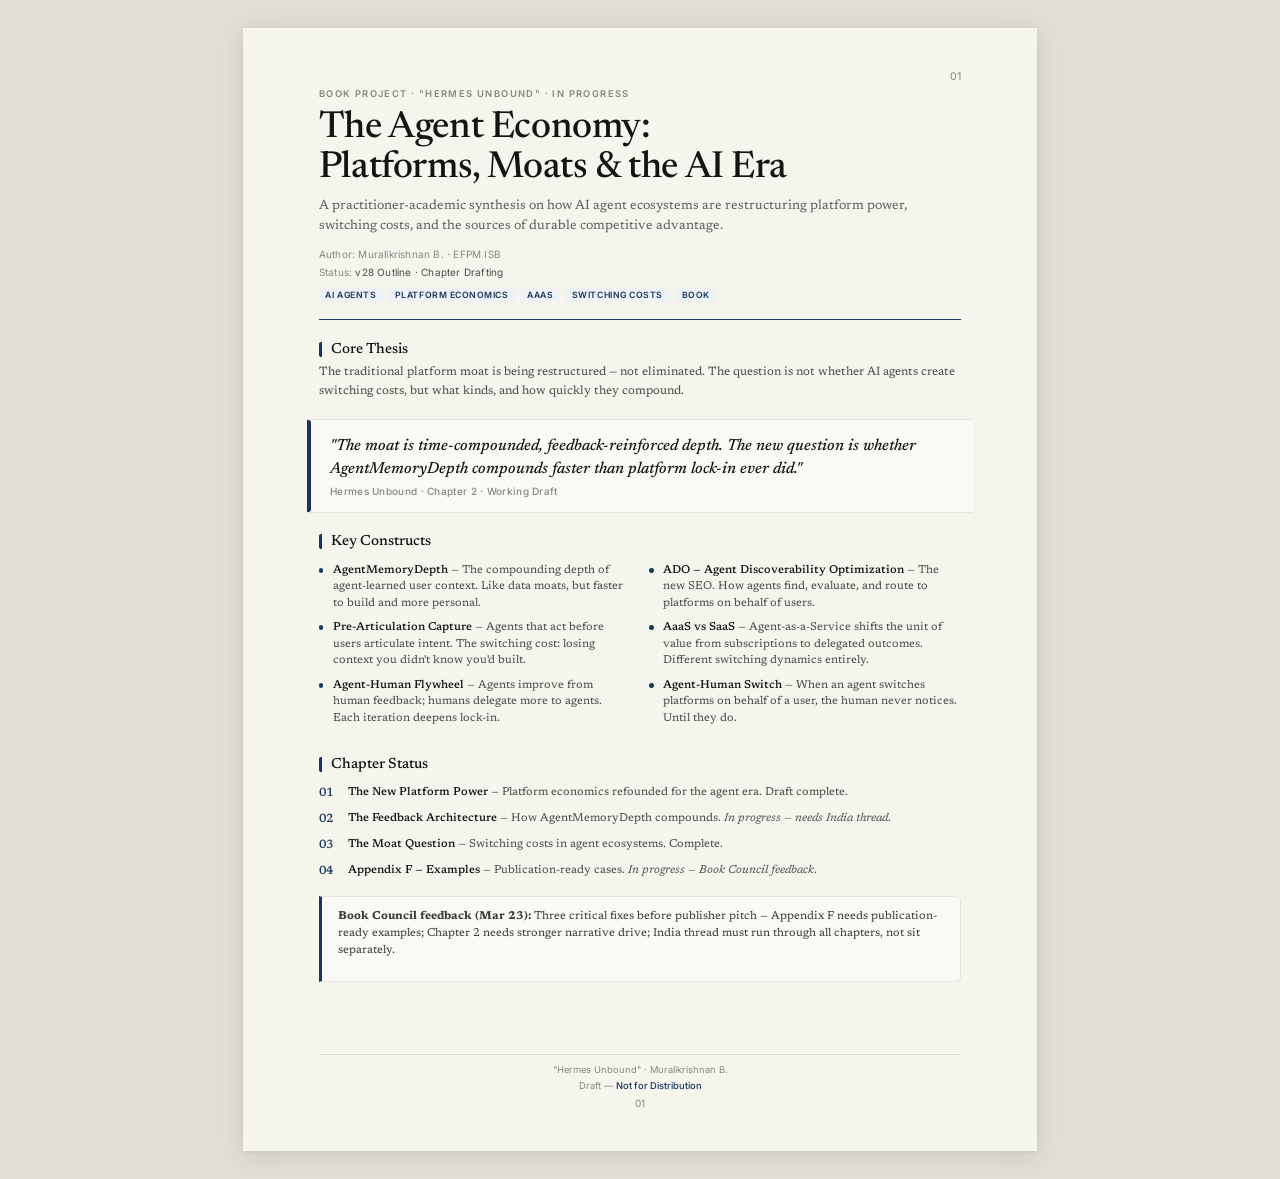
<file: example/02-agent-economy-book.html>
<!doctype html>
<html lang="en">
<head>
<meta charset="utf-8" />
<meta name="viewport" content="width=device-width, initial-scale=1" />
<title>Hermes Unbound — Agent Economy Book</title>
<style>
@import url('https://fonts.googleapis.com/css2?family=Newsreader:ital,wght@0,400;0,500;1,400&family=Inter:wght@400;500;600&display=swap');
:root {
  --parchment:#f5f4ed; --ivory:#faf9f5; --warm-sand:#e8e6dc;
  --brand:#1B365D; --near-black:#141413; --dark-warm:#3d3d3a;
  --charcoal:#4d4c48; --olive:#5e5d59; --stone:#87867f;
  --border-cream:#e8e5da; --border-warm:#e0ddd2; --border-soft:#e5e3d8;
  --serif:"Newsreader",Georgia,"Times New Roman",serif;
  --sans:"Inter",-apple-system,BlinkMacSystemFont,"Helvetica Neue",Arial,sans-serif;
}
@page { size:A4; margin:0; background:var(--parchment); }
* { box-sizing:border-box; margin:0; padding:0; }
html,body { margin:0; padding:0; background:var(--parchment); color:var(--near-black); -webkit-print-color-adjust:exact; print-color-adjust:exact; }
.page { width:210mm; min-height:297mm; background:var(--parchment); padding:16mm 20mm 14mm; position:relative; }
h1 { font-family:var(--serif); font-size:28pt; font-weight:500; line-height:1.08; color:var(--near-black); letter-spacing:-0.4px; margin:0 0 6pt; }
h2 { font-family:var(--serif); font-size:11pt; font-weight:500; color:var(--near-black); margin:16pt 0 5pt; border-left:2.5pt solid var(--brand); padding-left:7pt; border-radius:1.5pt; }
p { font-family:var(--serif); font-size:9pt; font-weight:400; line-height:1.55; color:var(--charcoal); margin:0 0 7pt; }
.meta { font-family:var(--sans); font-size:7.5pt; color:var(--stone); letter-spacing:0.2px; margin:0 0 3pt; line-height:1.4; }
.header { padding-bottom:13pt; margin-bottom:15pt; border-bottom:0.75pt solid var(--brand); }
.header-eyebrow { font-family:var(--sans); font-size:7pt; font-weight:600; letter-spacing:1.4px; text-transform:uppercase; color:var(--stone); margin:0 0 7pt; }
.header-subtitle { font-family:var(--serif); font-size:10pt; line-height:1.5; color:var(--olive); margin:0 0 7pt; }
.header-meta { display:flex; gap:14pt; flex-wrap:wrap; margin-top:7pt; }
.tags { display:flex; gap:4pt; flex-wrap:wrap; margin-top:7pt; }
.tag { background:#EEF2F7; color:var(--brand); font-family:var(--sans); font-size:6.5pt; font-weight:600; padding:1.5pt 5pt; border-radius:2pt; letter-spacing:0.4pt; text-transform:uppercase; }
hr { border:none; border-top:0.3pt solid var(--border-warm); margin:13pt 0; }
.pullquote { margin:14pt -3mm 14pt -3mm; padding:11pt 13pt 11pt 17pt; background:var(--ivory); border-top:0.5pt solid var(--border-cream); border-bottom:0.5pt solid var(--border-cream); position:relative; }
.pullquote::before { content:''; position:absolute; left:0; top:0; bottom:0; width:3pt; background:var(--brand); border-radius:0 2pt 2pt 0; }
.pullquote p { font-family:var(--serif); font-size:12pt; font-weight:500; line-height:1.45; color:var(--near-black); font-style:italic; margin:0 0 3pt; }
.pullquote cite { font-family:var(--sans); font-size:7.5pt; color:var(--stone); font-style:normal; font-weight:500; letter-spacing:0.3px; display:block; }
.two-col { display:grid; grid-template-columns:1fr 1fr; gap:14pt; margin:10pt 0; }
.col-item { display:flex; gap:7pt; margin-bottom:6pt; align-items:flex-start; }
.col-bullet { width:3.5pt; height:3.5pt; border-radius:50%; background:var(--brand); margin-top:4pt; flex-shrink:0; }
.col-text { font-family:var(--serif); font-size:8.5pt; line-height:1.46; color:var(--charcoal); }
.col-text strong { color:var(--near-black); font-weight:500; }
.key-points { margin:10pt 0; }
.kp-item { display:flex; gap:8pt; margin-bottom:7pt; align-items:flex-start; }
.kp-num { font-family:var(--serif); font-size:9pt; font-weight:500; color:var(--brand); width:14pt; flex-shrink:0; line-height:1.4; }
.kp-text { font-family:var(--serif); font-size:8.5pt; line-height:1.46; color:var(--charcoal); flex:1; }
.kp-text strong { color:var(--near-black); font-weight:500; }
.callout { background:var(--ivory); border:0.5pt solid var(--border-cream); border-left:2.5pt solid var(--brand); border-radius:0 4pt 4pt 0; padding:9pt 12pt; margin:12pt 0; }
.callout p { font-size:8.5pt; line-height:1.50; color:var(--dark-warm); }
.doc-footer { position:absolute; bottom:11mm; left:20mm; right:20mm; display:flex; flex-direction:column; align-items:center; gap:2pt; padding-top:6pt; border-top:0.3pt solid var(--border-warm); }
.footer-line { font-family:var(--sans); font-size:7pt; color:var(--stone); text-align:center; line-height:1.4; }
.footer-brand { color:var(--brand); font-weight:500; }
.footer-conf { text-transform:uppercase; letter-spacing:0.3px; font-size:6.5pt; }
.page-num { font-family:var(--sans); font-size:7.5pt; color:var(--stone); text-align:center; margin-top:2pt; }
.pn-top { position:absolute; top:11mm; right:20mm; font-family:var(--sans); font-size:8pt; color:var(--stone); }
@media print { body{background:none;} .page{box-shadow:none;width:100%;min-height:auto;} .pn-top{display:none;} }
@media screen { body{background:#e0ded6;display:flex;align-items:flex-start;justify-content:center;padding:28px 16px;} .page{box-shadow:0 4px 24px rgba(20,20,19,0.10),0 1px 4px rgba(20,20,19,0.06);} }
</style>
</head>
<body>
<div class="page">
  <div class="pn-top">01</div>

  <div class="header">
    <div class="header-eyebrow">Book Project · "Hermes Unbound" · In Progress</div>
    <h1 class="header-title">The Agent Economy:<br>Platforms, Moats &amp; the AI Era</h1>
    <p class="header-subtitle">A practitioner-academic synthesis on how AI agent ecosystems are restructuring platform power, switching costs, and the sources of durable competitive advantage.</p>
    <p class="meta">Author: Muralikrishnan B. · EFPM ISB</p>
    <p class="meta">Status: <span style="color:var(--charcoal)">v28 Outline · Chapter Drafting</span></p>
    <div class="tags">
      <span class="tag">AI Agents</span>
      <span class="tag">Platform Economics</span>
      <span class="tag">AaaS</span>
      <span class="tag">Switching Costs</span>
      <span class="tag">Book</span>
    </div>
  </div>

  <h2>Core Thesis</h2>
  <p>The traditional platform moat is being restructured — not eliminated. The question is not whether AI agents create switching costs, but what kinds, and how quickly they compound.</p>

  <div class="pullquote">
    <p>"The moat is time-compounded, feedback-reinforced depth. The new question is whether AgentMemoryDepth compounds faster than platform lock-in ever did."</p>
    <cite>Hermes Unbound · Chapter 2 · Working Draft</cite>
  </div>

  <h2>Key Constructs</h2>
  <div class="two-col">
    <div>
      <div class="col-item"><div class="col-bullet"></div><div class="col-text"><strong>AgentMemoryDepth</strong> — The compounding depth of agent-learned user context. Like data moats, but faster to build and more personal.</div></div>
      <div class="col-item"><div class="col-bullet"></div><div class="col-text"><strong>Pre-Articulation Capture</strong> — Agents that act before users articulate intent. The switching cost: losing context you didn't know you'd built.</div></div>
      <div class="col-item"><div class="col-bullet"></div><div class="col-text"><strong>Agent-Human Flywheel</strong> — Agents improve from human feedback; humans delegate more to agents. Each iteration deepens lock-in.</div></div>
    </div>
    <div>
      <div class="col-item"><div class="col-bullet"></div><div class="col-text"><strong>ADO — Agent Discoverability Optimization</strong> — The new SEO. How agents find, evaluate, and route to platforms on behalf of users.</div></div>
      <div class="col-item"><div class="col-bullet"></div><div class="col-text"><strong>AaaS vs SaaS</strong> — Agent-as-a-Service shifts the unit of value from subscriptions to delegated outcomes. Different switching dynamics entirely.</div></div>
      <div class="col-item"><div class="col-bullet"></div><div class="col-text"><strong>Agent-Human Switch</strong> — When an agent switches platforms on behalf of a user, the human never notices. Until they do.</div></div>
    </div>
  </div>

  <h2>Chapter Status</h2>
  <div class="key-points">
    <div class="kp-item">
      <div class="kp-num">01</div>
      <div class="kp-text"><strong>The New Platform Power</strong> — Platform economics refounded for the agent era. Draft complete.</div>
    </div>
    <div class="kp-item">
      <div class="kp-num">02</div>
      <div class="kp-text"><strong>The Feedback Architecture</strong> — How AgentMemoryDepth compounds. <em>In progress — needs India thread</em>.</div>
    </div>
    <div class="kp-item">
      <div class="kp-num">03</div>
      <div class="kp-text"><strong>The Moat Question</strong> — Switching costs in agent ecosystems. Complete.</div>
    </div>
    <div class="kp-item">
      <div class="kp-num">04</div>
      <div class="kp-text"><strong>Appendix F — Examples</strong> — Publication-ready cases. <em>In progress — Book Council feedback</em>.</div>
    </div>
  </div>

  <div class="callout">
    <p><strong>Book Council feedback (Mar 23):</strong> Three critical fixes before publisher pitch — Appendix F needs publication-ready examples; Chapter 2 needs stronger narrative drive; India thread must run through all chapters, not sit separately.</p>
  </div>

  <div class="doc-footer">
    <div class="footer-line">"Hermes Unbound" · Muralikrishnan B.</div>
    <div class="footer-line">Draft — <span class="footer-brand">Not for Distribution</span></div>
    <div class="page-num">01</div>
  </div>
</div>
</body>
</html>
</file>
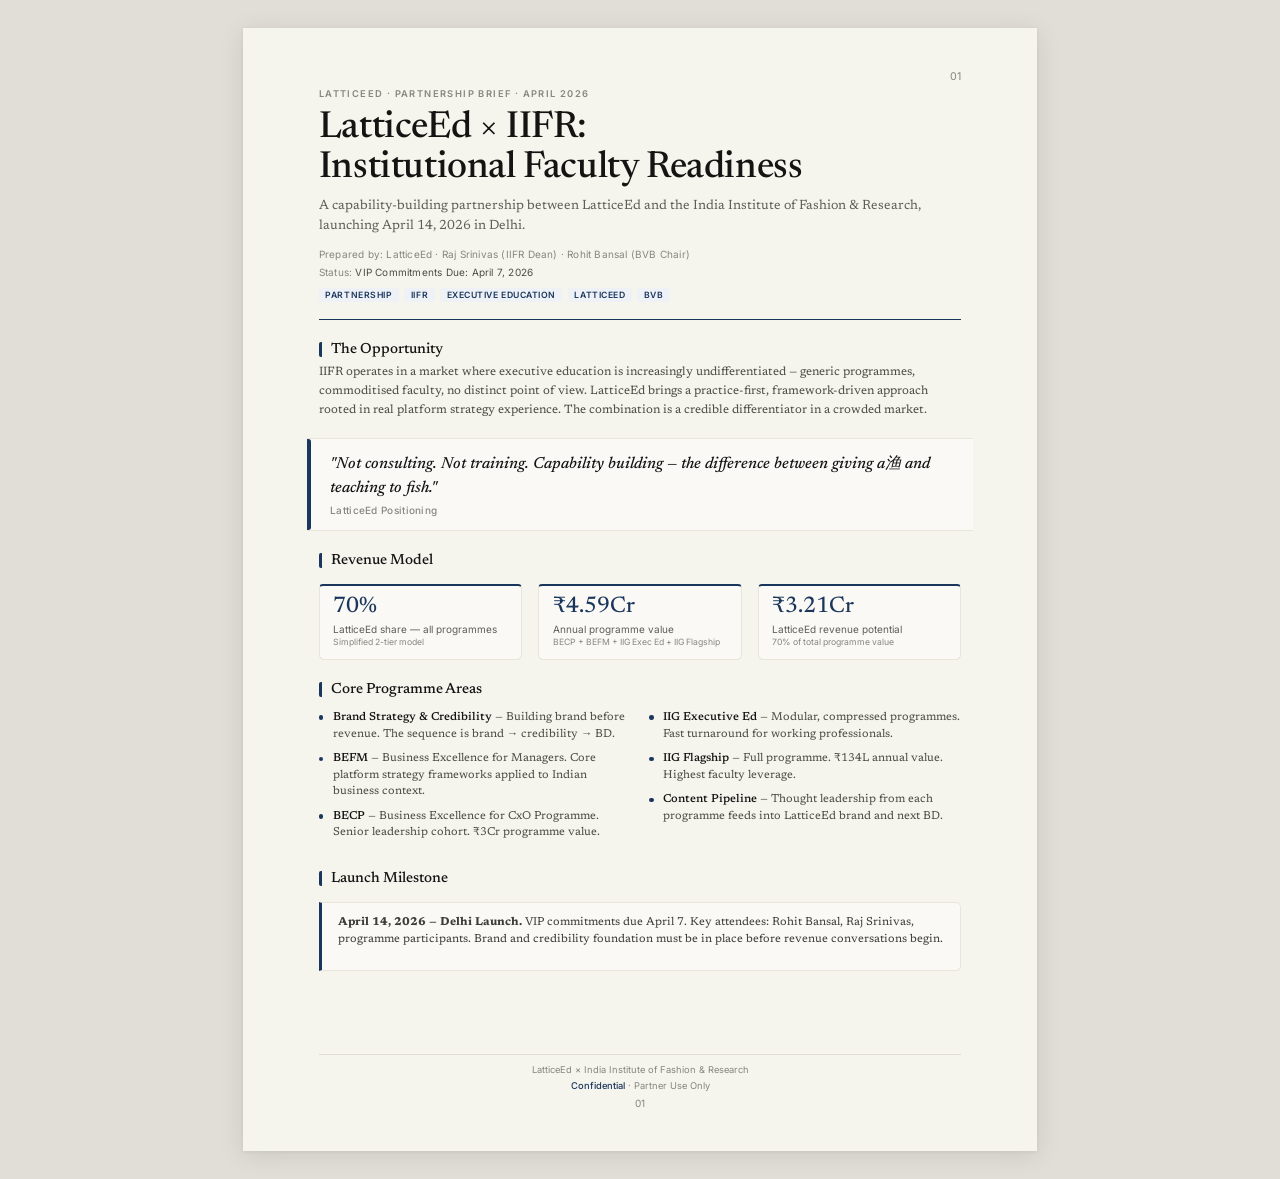
<file: example/03-latticed-iifr.html>
<!doctype html>
<html lang="en">
<head>
<meta charset="utf-8" />
<meta name="viewport" content="width=device-width, initial-scale=1" />
<title>LatticeEd — IIFR Partnership</title>
<style>
@import url('https://fonts.googleapis.com/css2?family=Newsreader:ital,wght@0,400;0,500;1,400&family=Inter:wght@400;500;600&display=swap');
:root {
  --parchment:#f5f4ed; --ivory:#faf9f5; --warm-sand:#e8e6dc;
  --brand:#1B365D; --near-black:#141413; --dark-warm:#3d3d3a;
  --charcoal:#4d4c48; --olive:#5e5d59; --stone:#87867f;
  --border-cream:#e8e5da; --border-warm:#e0ddd2; --border-soft:#e5e3d8;
  --serif:"Newsreader",Georgia,"Times New Roman",serif;
  --sans:"Inter",-apple-system,BlinkMacSystemFont,"Helvetica Neue",Arial,sans-serif;
}
@page { size:A4; margin:0; background:var(--parchment); }
* { box-sizing:border-box; margin:0; padding:0; }
html,body { margin:0; padding:0; background:var(--parchment); color:var(--near-black); -webkit-print-color-adjust:exact; print-color-adjust:exact; }
.page { width:210mm; min-height:297mm; background:var(--parchment); padding:16mm 20mm 14mm; position:relative; }
h1 { font-family:var(--serif); font-size:28pt; font-weight:500; line-height:1.08; color:var(--near-black); letter-spacing:-0.4px; margin:0 0 6pt; }
h2 { font-family:var(--serif); font-size:11pt; font-weight:500; color:var(--near-black); margin:16pt 0 5pt; border-left:2.5pt solid var(--brand); padding-left:7pt; border-radius:1.5pt; }
p { font-family:var(--serif); font-size:9pt; font-weight:400; line-height:1.55; color:var(--charcoal); margin:0 0 7pt; }
.meta { font-family:var(--sans); font-size:7.5pt; color:var(--stone); letter-spacing:0.2px; margin:0 0 3pt; line-height:1.4; }
.header { padding-bottom:13pt; margin-bottom:15pt; border-bottom:0.75pt solid var(--brand); }
.header-eyebrow { font-family:var(--sans); font-size:7pt; font-weight:600; letter-spacing:1.4px; text-transform:uppercase; color:var(--stone); margin:0 0 7pt; }
.header-subtitle { font-family:var(--serif); font-size:10pt; line-height:1.5; color:var(--olive); margin:0 0 7pt; }
.header-meta { display:flex; gap:14pt; flex-wrap:wrap; margin-top:7pt; }
.tags { display:flex; gap:4pt; flex-wrap:wrap; margin-top:7pt; }
.tag { background:#EEF2F7; color:var(--brand); font-family:var(--sans); font-size:6.5pt; font-weight:600; padding:1.5pt 5pt; border-radius:2pt; letter-spacing:0.4pt; text-transform:uppercase; }
hr { border:none; border-top:0.3pt solid var(--border-warm); margin:13pt 0; }
.pullquote { margin:14pt -3mm 14pt -3mm; padding:11pt 13pt 11pt 17pt; background:var(--ivory); border-top:0.5pt solid var(--border-cream); border-bottom:0.5pt solid var(--border-cream); position:relative; }
.pullquote::before { content:''; position:absolute; left:0; top:0; bottom:0; width:3pt; background:var(--brand); border-radius:0 2pt 2pt 0; }
.pullquote p { font-family:var(--serif); font-size:12pt; font-weight:500; line-height:1.45; color:var(--near-black); font-style:italic; margin:0 0 3pt; }
.pullquote cite { font-family:var(--sans); font-size:7.5pt; color:var(--stone); font-style:normal; font-weight:500; letter-spacing:0.3px; display:block; }
.two-col { display:grid; grid-template-columns:1fr 1fr; gap:14pt; margin:10pt 0; }
.col-item { display:flex; gap:7pt; margin-bottom:6pt; align-items:flex-start; }
.col-bullet { width:3.5pt; height:3.5pt; border-radius:50%; background:var(--brand); margin-top:4pt; flex-shrink:0; }
.col-text { font-family:var(--serif); font-size:8.5pt; line-height:1.46; color:var(--charcoal); }
.col-text strong { color:var(--near-black); font-weight:500; }
.metrics-row { display:flex; gap:12pt; margin:12pt 0; }
.metric { flex:1; background:var(--ivory); border:0.5pt solid var(--border-cream); border-top:2pt solid var(--brand); border-radius:3pt 3pt 4pt 4pt; padding:8pt 10pt 9pt; }
.metric-value { font-family:var(--serif); font-size:17pt; font-weight:500; color:var(--brand); font-variant-numeric:tabular-nums; line-height:1; }
.metric-label { font-family:var(--sans); font-size:7.5pt; color:var(--olive); margin-top:3pt; line-height:1.3; }
.metric-sublabel { font-family:var(--sans); font-size:6.5pt; color:var(--stone); margin-top:1pt; }
.callout { background:var(--ivory); border:0.5pt solid var(--border-cream); border-left:2.5pt solid var(--brand); border-radius:0 4pt 4pt 0; padding:9pt 12pt; margin:12pt 0; }
.callout p { font-size:8.5pt; line-height:1.50; color:var(--dark-warm); }
.doc-footer { position:absolute; bottom:11mm; left:20mm; right:20mm; display:flex; flex-direction:column; align-items:center; gap:2pt; padding-top:6pt; border-top:0.3pt solid var(--border-warm); }
.footer-line { font-family:var(--sans); font-size:7pt; color:var(--stone); text-align:center; line-height:1.4; }
.footer-brand { color:var(--brand); font-weight:500; }
.footer-conf { text-transform:uppercase; letter-spacing:0.3px; font-size:6.5pt; }
.page-num { font-family:var(--sans); font-size:7.5pt; color:var(--stone); text-align:center; margin-top:2pt; }
.pn-top { position:absolute; top:11mm; right:20mm; font-family:var(--sans); font-size:8pt; color:var(--stone); }
@media print { body{background:none;} .page{box-shadow:none;width:100%;min-height:auto;} .pn-top{display:none;} }
@media screen { body{background:#e0ded6;display:flex;align-items:flex-start;justify-content:center;padding:28px 16px;} .page{box-shadow:0 4px 24px rgba(20,20,19,0.10),0 1px 4px rgba(20,20,19,0.06);} }
</style>
</head>
<body>
<div class="page">
  <div class="pn-top">01</div>

  <div class="header">
    <div class="header-eyebrow">LatticeEd · Partnership Brief · April 2026</div>
    <h1 class="header-title">LatticeEd × IIFR:<br>Institutional Faculty Readiness</h1>
    <p class="header-subtitle">A capability-building partnership between LatticeEd and the India Institute of Fashion & Research, launching April 14, 2026 in Delhi.</p>
    <p class="meta">Prepared by: LatticeEd · Raj Srinivas (IIFR Dean) · Rohit Bansal (BVB Chair)</p>
    <p class="meta">Status: <span style="color:var(--charcoal)">VIP Commitments Due: April 7, 2026</span></p>
    <div class="tags">
      <span class="tag">Partnership</span>
      <span class="tag">IIFR</span>
      <span class="tag">Executive Education</span>
      <span class="tag">LatticeEd</span>
      <span class="tag">BVB</span>
    </div>
  </div>

  <h2>The Opportunity</h2>
  <p>IIFR operates in a market where executive education is increasingly undifferentiated — generic programmes, commoditised faculty, no distinct point of view. LatticeEd brings a practice-first, framework-driven approach rooted in real platform strategy experience. The combination is a credible differentiator in a crowded market.</p>

  <div class="pullquote">
    <p>"Not consulting. Not training. Capability building — the difference between giving a渔 and teaching to fish."</p>
    <cite>LatticeEd Positioning</cite>
  </div>

  <h2>Revenue Model</h2>
  <div class="metrics-row">
    <div class="metric">
      <div class="metric-value">70%</div>
      <div class="metric-label">LatticeEd share — all programmes</div>
      <div class="metric-sublabel">Simplified 2-tier model</div>
    </div>
    <div class="metric">
      <div class="metric-value">₹4.59Cr</div>
      <div class="metric-label">Annual programme value</div>
      <div class="metric-sublabel">BECP + BEFM + IIG Exec Ed + IIG Flagship</div>
    </div>
    <div class="metric">
      <div class="metric-value">₹3.21Cr</div>
      <div class="metric-label">LatticeEd revenue potential</div>
      <div class="metric-sublabel">70% of total programme value</div>
    </div>
  </div>

  <h2>Core Programme Areas</h2>
  <div class="two-col">
    <div>
      <div class="col-item"><div class="col-bullet"></div><div class="col-text"><strong>Brand Strategy &amp; Credibility</strong> — Building brand before revenue. The sequence is brand → credibility → BD.</div></div>
      <div class="col-item"><div class="col-bullet"></div><div class="col-text"><strong>BEFM</strong> — Business Excellence for Managers. Core platform strategy frameworks applied to Indian business context.</div></div>
      <div class="col-item"><div class="col-bullet"></div><div class="col-text"><strong>BECP</strong> — Business Excellence for CxO Programme. Senior leadership cohort. ₹3Cr programme value.</div></div>
    </div>
    <div>
      <div class="col-item"><div class="col-bullet"></div><div class="col-text"><strong>IIG Executive Ed</strong> — Modular, compressed programmes. Fast turnaround for working professionals.</div></div>
      <div class="col-item"><div class="col-bullet"></div><div class="col-text"><strong>IIG Flagship</strong> — Full programme. ₹134L annual value. Highest faculty leverage.</div></div>
      <div class="col-item"><div class="col-bullet"></div><div class="col-text"><strong>Content Pipeline</strong> — Thought leadership from each programme feeds into LatticeEd brand and next BD.</div></div>
    </div>
  </div>

  <h2>Launch Milestone</h2>
  <div class="callout">
    <p><strong>April 14, 2026 — Delhi Launch.</strong> VIP commitments due April 7. Key attendees: Rohit Bansal, Raj Srinivas, programme participants. Brand and credibility foundation must be in place before revenue conversations begin.</p>
  </div>

  <div class="doc-footer">
    <div class="footer-line">LatticeEd × India Institute of Fashion &amp; Research</div>
    <div class="footer-line"><span class="footer-brand">Confidential</span> · Partner Use Only</div>
    <div class="page-num">01</div>
  </div>
</div>
</body>
</html>
</file>
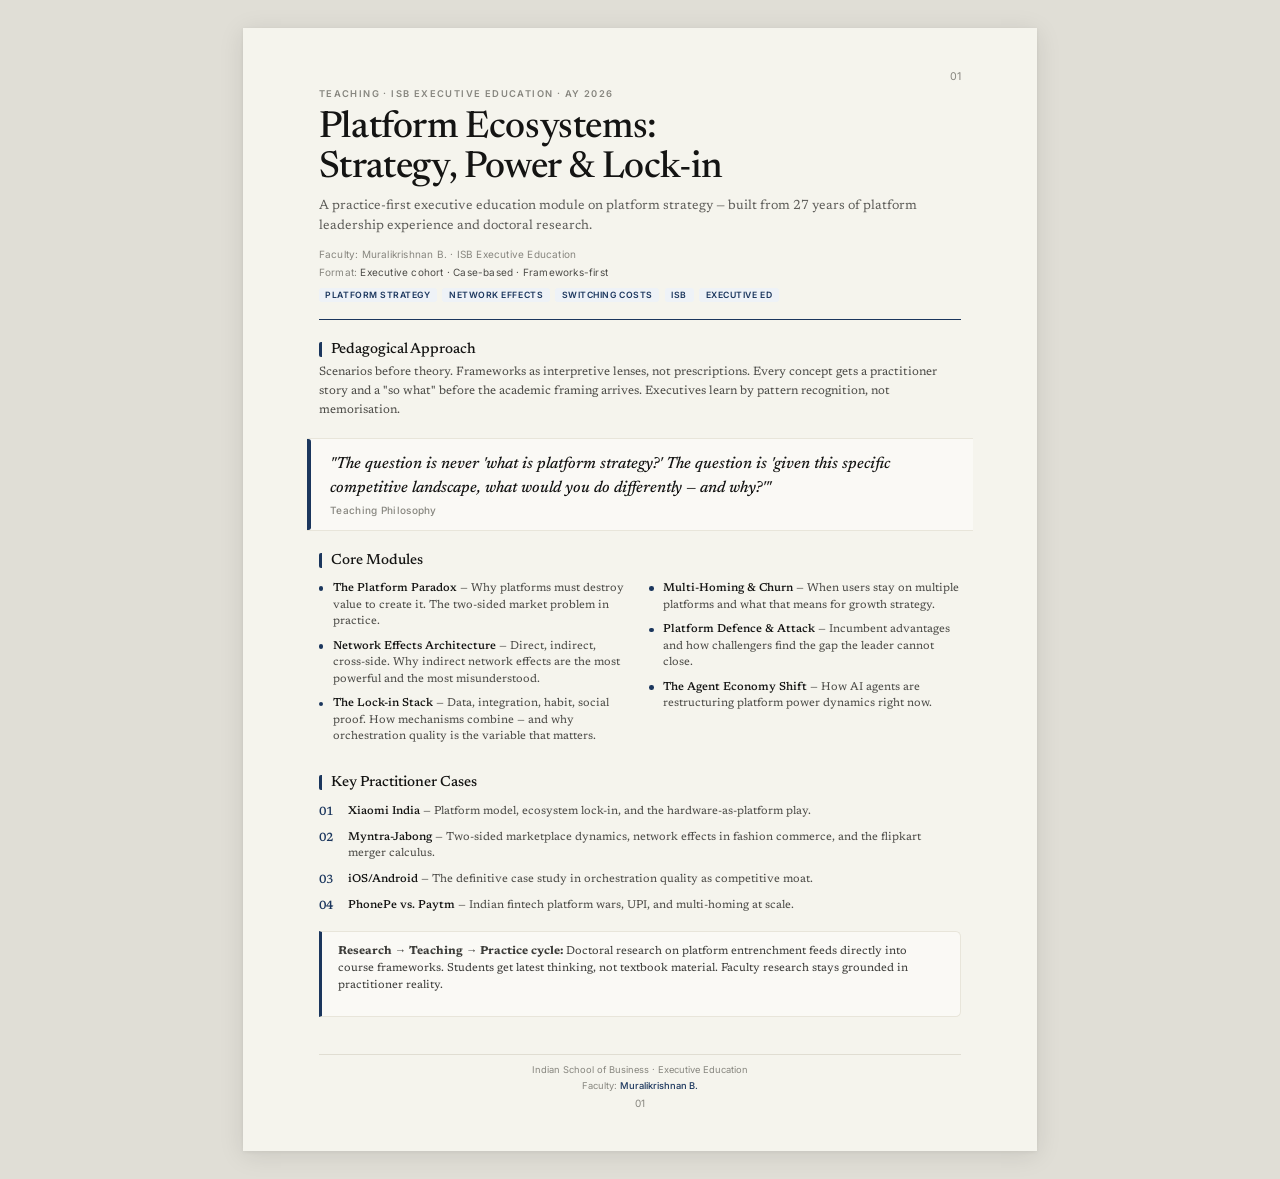
<file: example/04-isl-teaching.html>
<!doctype html>
<html lang="en">
<head>
<meta charset="utf-8" />
<meta name="viewport" content="width=device-width, initial-scale=1" />
<title>ISB — Platform Ecosystems Teaching</title>
<style>
@import url('https://fonts.googleapis.com/css2?family=Newsreader:ital,wght@0,400;0,500;1,400&family=Inter:wght@400;500;600&display=swap');
:root {
  --parchment:#f5f4ed; --ivory:#faf9f5; --warm-sand:#e8e6dc;
  --brand:#1B365D; --near-black:#141413; --dark-warm:#3d3d3a;
  --charcoal:#4d4c48; --olive:#5e5d59; --stone:#87867f;
  --border-cream:#e8e5da; --border-warm:#e0ddd2; --border-soft:#e5e3d8;
  --serif:"Newsreader",Georgia,"Times New Roman",serif;
  --sans:"Inter",-apple-system,BlinkMacSystemFont,"Helvetica Neue",Arial,sans-serif;
}
@page { size:A4; margin:0; background:var(--parchment); }
* { box-sizing:border-box; margin:0; padding:0; }
html,body { margin:0; padding:0; background:var(--parchment); color:var(--near-black); -webkit-print-color-adjust:exact; print-color-adjust:exact; }
.page { width:210mm; min-height:297mm; background:var(--parchment); padding:16mm 20mm 14mm; position:relative; }
h1 { font-family:var(--serif); font-size:28pt; font-weight:500; line-height:1.08; color:var(--near-black); letter-spacing:-0.4px; margin:0 0 6pt; }
h2 { font-family:var(--serif); font-size:11pt; font-weight:500; color:var(--near-black); margin:16pt 0 5pt; border-left:2.5pt solid var(--brand); padding-left:7pt; border-radius:1.5pt; }
p { font-family:var(--serif); font-size:9pt; font-weight:400; line-height:1.55; color:var(--charcoal); margin:0 0 7pt; }
.meta { font-family:var(--sans); font-size:7.5pt; color:var(--stone); letter-spacing:0.2px; margin:0 0 3pt; line-height:1.4; }
.header { padding-bottom:13pt; margin-bottom:15pt; border-bottom:0.75pt solid var(--brand); }
.header-eyebrow { font-family:var(--sans); font-size:7pt; font-weight:600; letter-spacing:1.4px; text-transform:uppercase; color:var(--stone); margin:0 0 7pt; }
.header-subtitle { font-family:var(--serif); font-size:10pt; line-height:1.5; color:var(--olive); margin:0 0 7pt; }
.header-meta { display:flex; gap:14pt; flex-wrap:wrap; margin-top:7pt; }
.tags { display:flex; gap:4pt; flex-wrap:wrap; margin-top:7pt; }
.tag { background:#EEF2F7; color:var(--brand); font-family:var(--sans); font-size:6.5pt; font-weight:600; padding:1.5pt 5pt; border-radius:2pt; letter-spacing:0.4pt; text-transform:uppercase; }
hr { border:none; border-top:0.3pt solid var(--border-warm); margin:13pt 0; }
.pullquote { margin:14pt -3mm 14pt -3mm; padding:11pt 13pt 11pt 17pt; background:var(--ivory); border-top:0.5pt solid var(--border-cream); border-bottom:0.5pt solid var(--border-cream); position:relative; }
.pullquote::before { content:''; position:absolute; left:0; top:0; bottom:0; width:3pt; background:var(--brand); border-radius:0 2pt 2pt 0; }
.pullquote p { font-family:var(--serif); font-size:12pt; font-weight:500; line-height:1.45; color:var(--near-black); font-style:italic; margin:0 0 3pt; }
.pullquote cite { font-family:var(--sans); font-size:7.5pt; color:var(--stone); font-style:normal; font-weight:500; letter-spacing:0.3px; display:block; }
.two-col { display:grid; grid-template-columns:1fr 1fr; gap:14pt; margin:10pt 0; }
.col-item { display:flex; gap:7pt; margin-bottom:6pt; align-items:flex-start; }
.col-bullet { width:3.5pt; height:3.5pt; border-radius:50%; background:var(--brand); margin-top:4pt; flex-shrink:0; }
.col-text { font-family:var(--serif); font-size:8.5pt; line-height:1.46; color:var(--charcoal); }
.col-text strong { color:var(--near-black); font-weight:500; }
.callout { background:var(--ivory); border:0.5pt solid var(--border-cream); border-left:2.5pt solid var(--brand); border-radius:0 4pt 4pt 0; padding:9pt 12pt; margin:12pt 0; }
.callout p { font-size:8.5pt; line-height:1.50; color:var(--dark-warm); }
.key-points { margin:10pt 0; }
.kp-item { display:flex; gap:8pt; margin-bottom:7pt; align-items:flex-start; }
.kp-num { font-family:var(--serif); font-size:9pt; font-weight:500; color:var(--brand); width:14pt; flex-shrink:0; line-height:1.4; }
.kp-text { font-family:var(--serif); font-size:8.5pt; line-height:1.46; color:var(--charcoal); flex:1; }
.kp-text strong { color:var(--near-black); font-weight:500; }
.doc-footer { position:absolute; bottom:11mm; left:20mm; right:20mm; display:flex; flex-direction:column; align-items:center; gap:2pt; padding-top:6pt; border-top:0.3pt solid var(--border-warm); }
.footer-line { font-family:var(--sans); font-size:7pt; color:var(--stone); text-align:center; line-height:1.4; }
.footer-brand { color:var(--brand); font-weight:500; }
.footer-conf { text-transform:uppercase; letter-spacing:0.3px; font-size:6.5pt; }
.page-num { font-family:var(--sans); font-size:7.5pt; color:var(--stone); text-align:center; margin-top:2pt; }
.pn-top { position:absolute; top:11mm; right:20mm; font-family:var(--sans); font-size:8pt; color:var(--stone); }
@media print { body{background:none;} .page{box-shadow:none;width:100%;min-height:auto;} .pn-top{display:none;} }
@media screen { body{background:#e0ded6;display:flex;align-items:flex-start;justify-content:center;padding:28px 16px;} .page{box-shadow:0 4px 24px rgba(20,20,19,0.10),0 1px 4px rgba(20,20,19,0.06);} }
</style>
</head>
<body>
<div class="page">
  <div class="pn-top">01</div>

  <div class="header">
    <div class="header-eyebrow">Teaching · ISB Executive Education · AY 2026</div>
    <h1 class="header-title">Platform Ecosystems:<br>Strategy, Power &amp; Lock-in</h1>
    <p class="header-subtitle">A practice-first executive education module on platform strategy — built from 27 years of platform leadership experience and doctoral research.</p>
    <p class="meta">Faculty: Muralikrishnan B. · ISB Executive Education</p>
    <p class="meta">Format: <span style="color:var(--charcoal)">Executive cohort · Case-based · Frameworks-first</span></p>
    <div class="tags">
      <span class="tag">Platform Strategy</span>
      <span class="tag">Network Effects</span>
      <span class="tag">Switching Costs</span>
      <span class="tag">ISB</span>
      <span class="tag">Executive Ed</span>
    </div>
  </div>

  <h2>Pedagogical Approach</h2>
  <p>Scenarios before theory. Frameworks as interpretive lenses, not prescriptions. Every concept gets a practitioner story and a "so what" before the academic framing arrives. Executives learn by pattern recognition, not memorisation.</p>

  <div class="pullquote">
    <p>"The question is never 'what is platform strategy?' The question is 'given this specific competitive landscape, what would you do differently — and why?'"</p>
    <cite>Teaching Philosophy</cite>
  </div>

  <h2>Core Modules</h2>
  <div class="two-col">
    <div>
      <div class="col-item"><div class="col-bullet"></div><div class="col-text"><strong>The Platform Paradox</strong> — Why platforms must destroy value to create it. The two-sided market problem in practice.</div></div>
      <div class="col-item"><div class="col-bullet"></div><div class="col-text"><strong>Network Effects Architecture</strong> — Direct, indirect, cross-side. Why indirect network effects are the most powerful and the most misunderstood.</div></div>
      <div class="col-item"><div class="col-bullet"></div><div class="col-text"><strong>The Lock-in Stack</strong> — Data, integration, habit, social proof. How mechanisms combine — and why orchestration quality is the variable that matters.</div></div>
    </div>
    <div>
      <div class="col-item"><div class="col-bullet"></div><div class="col-text"><strong>Multi-Homing &amp; Churn</strong> — When users stay on multiple platforms and what that means for growth strategy.</div></div>
      <div class="col-item"><div class="col-bullet"></div><div class="col-text"><strong>Platform Defence &amp; Attack</strong> — Incumbent advantages and how challengers find the gap the leader cannot close.</div></div>
      <div class="col-item"><div class="col-bullet"></div><div class="col-text"><strong>The Agent Economy Shift</strong> — How AI agents are restructuring platform power dynamics right now.</div></div>
    </div>
  </div>

  <h2>Key Practitioner Cases</h2>
  <div class="key-points">
    <div class="kp-item">
      <div class="kp-num">01</div>
      <div class="kp-text"><strong>Xiaomi India</strong> — Platform model, ecosystem lock-in, and the hardware-as-platform play.</div>
    </div>
    <div class="kp-item">
      <div class="kp-num">02</div>
      <div class="kp-text"><strong>Myntra-Jabong</strong> — Two-sided marketplace dynamics, network effects in fashion commerce, and the flipkart merger calculus.</div>
    </div>
    <div class="kp-item">
      <div class="kp-num">03</div>
      <div class="kp-text"><strong>iOS/Android</strong> — The definitive case study in orchestration quality as competitive moat.</div>
    </div>
    <div class="kp-item">
      <div class="kp-num">04</div>
      <div class="kp-text"><strong>PhonePe vs. Paytm</strong> — Indian fintech platform wars, UPI, and multi-homing at scale.</div>
    </div>
  </div>

  <div class="callout">
    <p><strong>Research → Teaching → Practice cycle:</strong> Doctoral research on platform entrenchment feeds directly into course frameworks. Students get latest thinking, not textbook material. Faculty research stays grounded in practitioner reality.</p>
  </div>

  <div class="doc-footer">
    <div class="footer-line">Indian School of Business · Executive Education</div>
    <div class="footer-line">Faculty: <span class="footer-brand">Muralikrishnan B.</span></div>
    <div class="page-num">01</div>
  </div>
</div>
</body>
</html>
</file>
